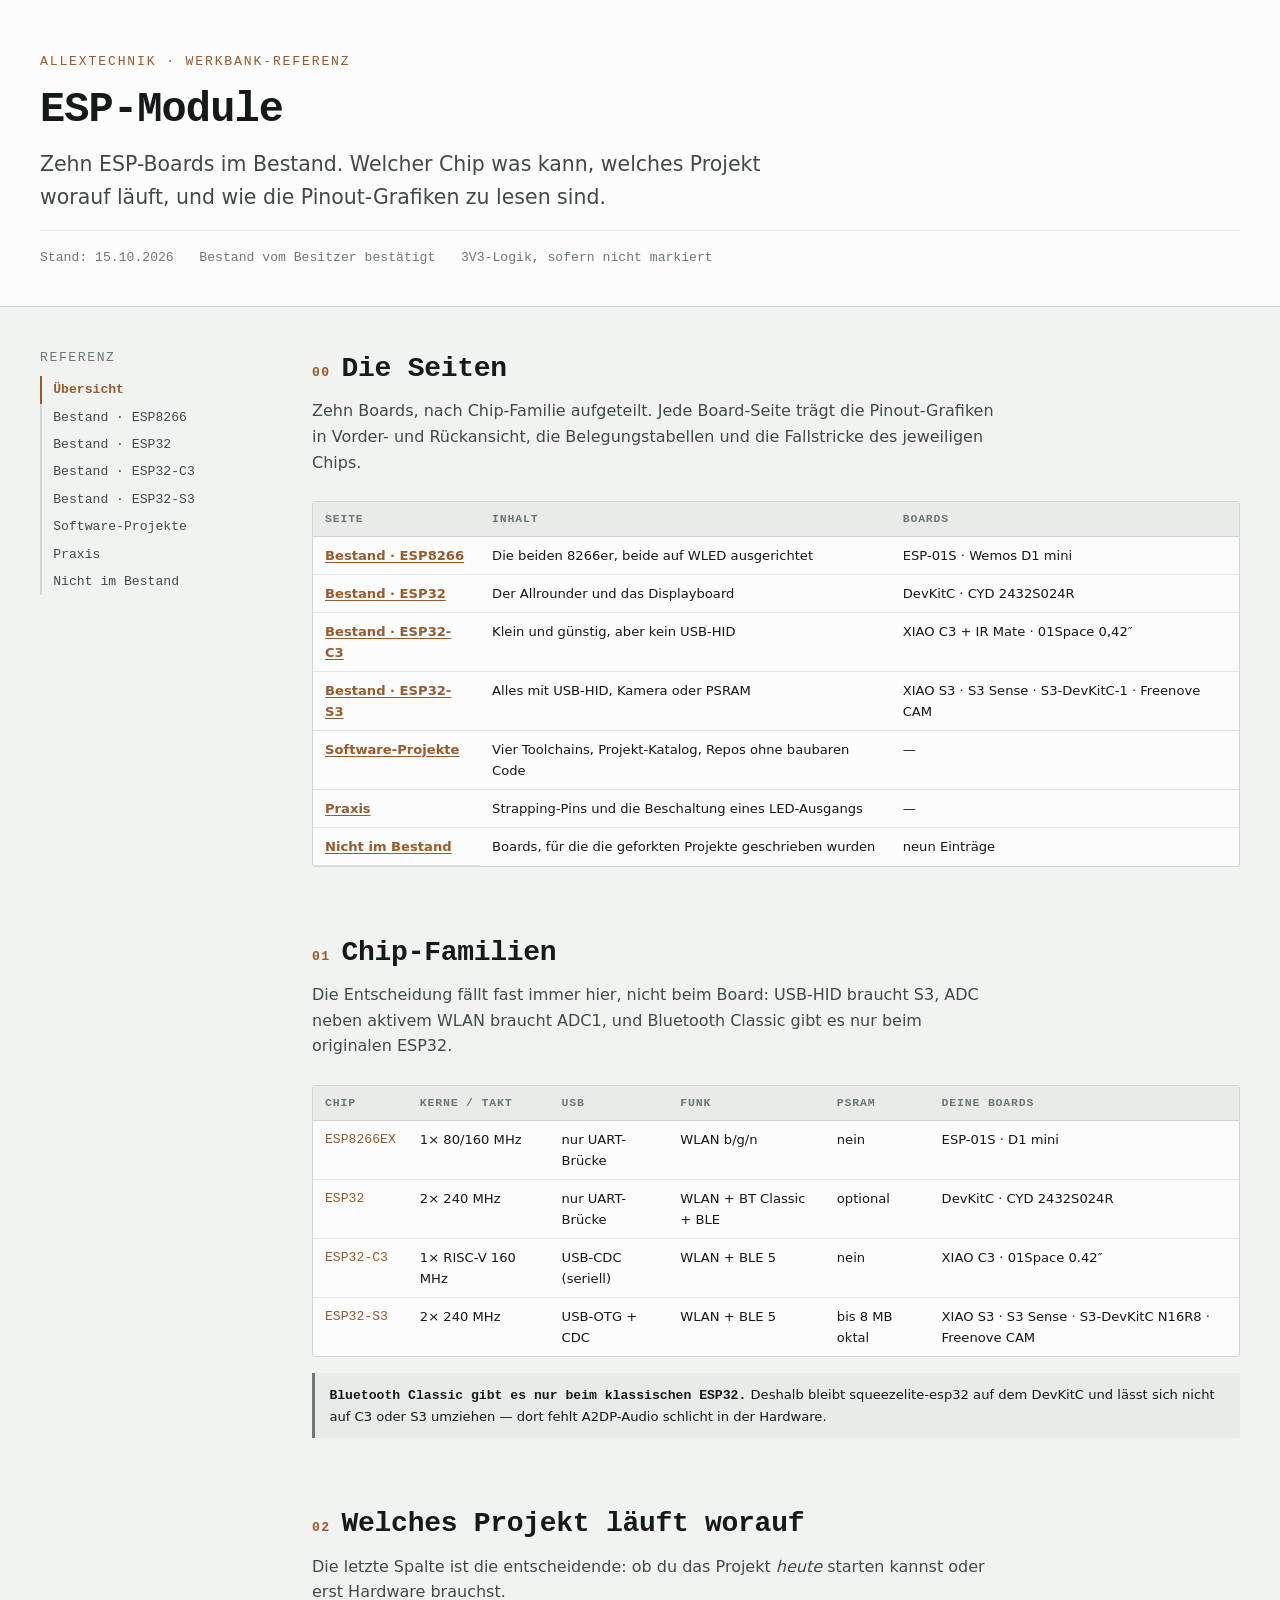
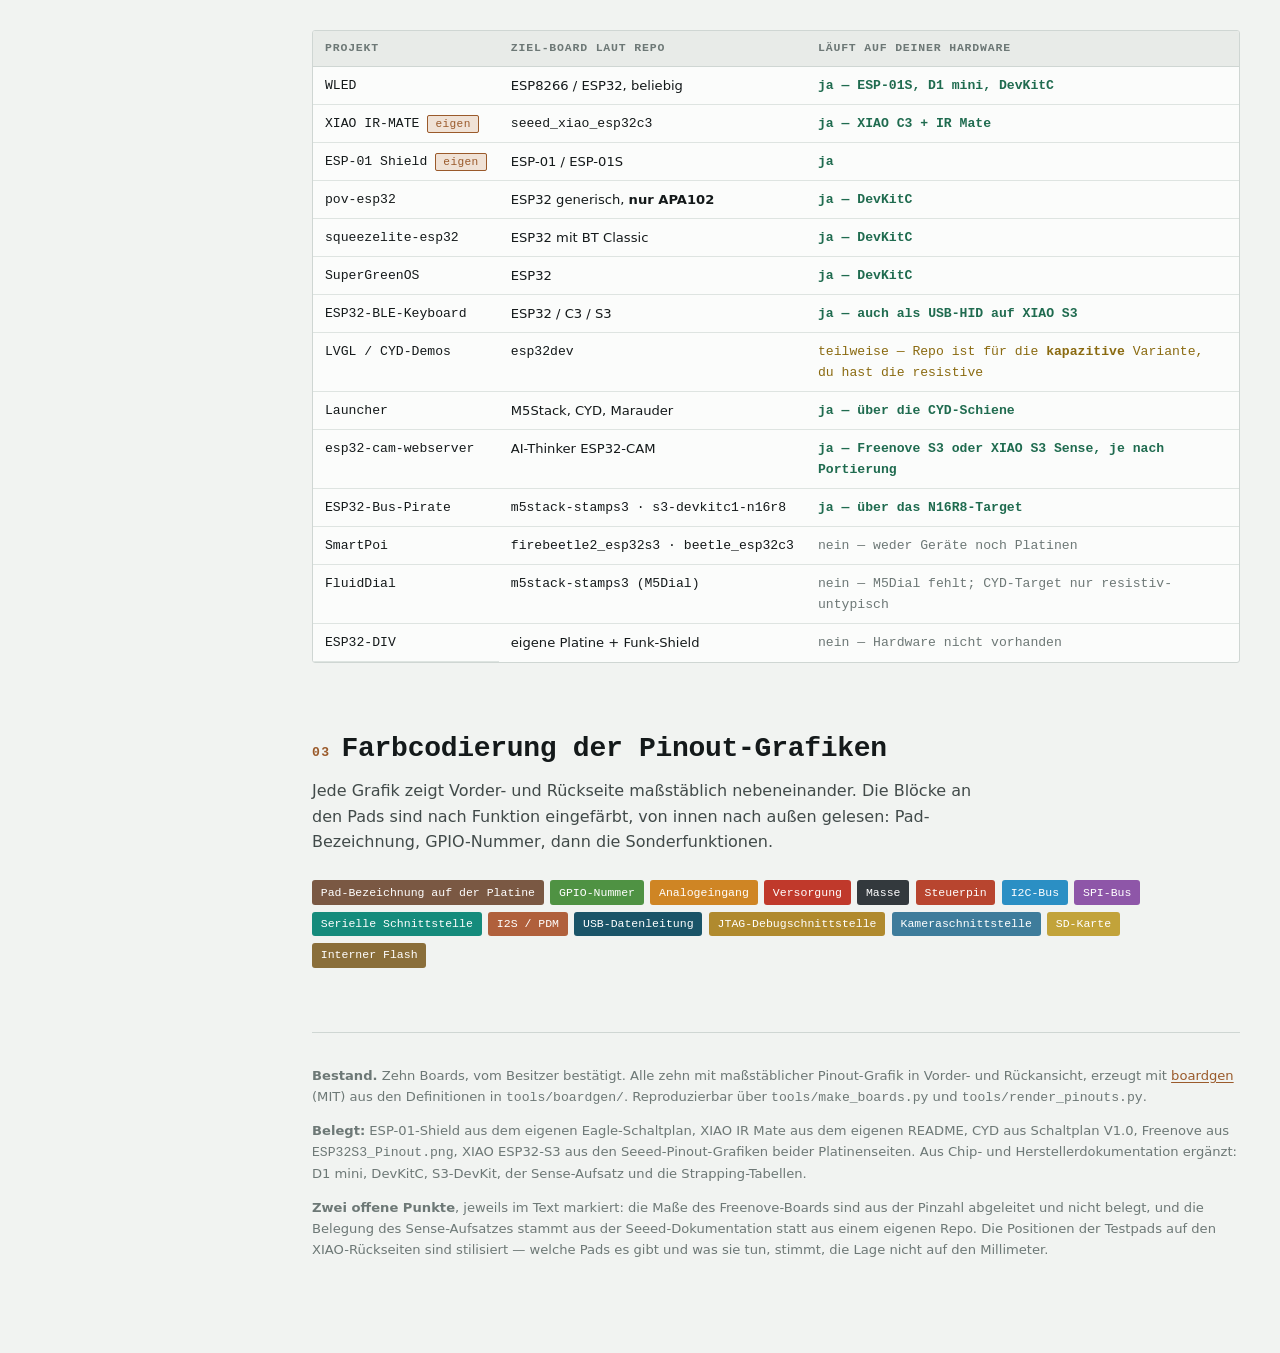
<file: index.html>
<!DOCTYPE html>
<html lang="de">
<head>
<meta charset="utf-8">
<meta name="viewport" content="width=device-width, initial-scale=1">
<meta name="description" content="Zehn ESP-Boards im Bestand. Welcher Chip was kann, welches Projekt worauf läuft, und wie die Pinout-Grafiken zu lesen sind.">
<meta name="color-scheme" content="light dark">
<title>Übersicht — ESP-Hardware-Referenz</title>
<link rel="stylesheet" href="assets/style.css">
</head>
<body>
<header class="masthead">
  <div class="masthead-inner">
    <div class="eyebrow">AllExTechnik · Werkbank-Referenz</div>
    <h1>ESP-Module</h1>
    <p class="lede">Zehn ESP-Boards im Bestand. Welcher Chip was kann, welches Projekt worauf läuft, und wie die Pinout-Grafiken zu lesen sind.</p>
    <div class="masthead-meta">
      <span>Stand: 15.10.2026</span>
      <span>Bestand vom Besitzer bestätigt</span>
      <span>3V3-Logik, sofern nicht markiert</span>
    </div>
  </div>
</header>

<div class="shell">
  <nav class="rail" aria-label="Seiten">
    <div class="rail-group">
      <div class="rail-title">Referenz</div>
      <a href="index.html" class="here">Übersicht</a>
      <a href="esp8266.html">Bestand · ESP8266</a>
      <a href="esp32.html">Bestand · ESP32</a>
      <a href="esp32c3.html">Bestand · ESP32-C3</a>
      <a href="esp32s3.html">Bestand · ESP32-S3</a>
      <a href="software.html">Software-Projekte</a>
      <a href="praxis.html">Praxis</a>
      <a href="referenz.html">Nicht im Bestand</a>
    </div>
  </nav>

  <main>

<section id="wegweiser">
      <h2><span class="num">00</span> Die Seiten</h2>
      <p class="section-note">Zehn Boards, nach Chip-Familie aufgeteilt. Jede Board-Seite trägt
      die Pinout-Grafiken in Vorder- und Rückansicht, die Belegungstabellen und die Fallstricke
      des jeweiligen Chips.</p>
      <div class="scroller">
        <table>
          <thead><tr><th>Seite</th><th>Inhalt</th><th>Boards</th></tr></thead>
          <tbody>
            <tr><th scope="row"><a href="esp8266.html">Bestand · ESP8266</a></th>
                <td>Die beiden 8266er, beide auf WLED ausgerichtet</td>
                <td>ESP-01S · Wemos D1 mini</td></tr>
            <tr><th scope="row"><a href="esp32.html">Bestand · ESP32</a></th>
                <td>Der Allrounder und das Displayboard</td>
                <td>DevKitC · CYD 2432S024R</td></tr>
            <tr><th scope="row"><a href="esp32c3.html">Bestand · ESP32-C3</a></th>
                <td>Klein und günstig, aber kein USB-HID</td>
                <td>XIAO C3 + IR Mate · 01Space 0,42″</td></tr>
            <tr><th scope="row"><a href="esp32s3.html">Bestand · ESP32-S3</a></th>
                <td>Alles mit USB-HID, Kamera oder PSRAM</td>
                <td>XIAO S3 · S3 Sense · S3-DevKitC-1 · Freenove CAM</td></tr>
            <tr><th scope="row"><a href="software.html">Software-Projekte</a></th>
                <td>Vier Toolchains, Projekt-Katalog, Repos ohne baubaren Code</td>
                <td>—</td></tr>
            <tr><th scope="row"><a href="praxis.html">Praxis</a></th>
                <td>Strapping-Pins und die Beschaltung eines LED-Ausgangs</td>
                <td>—</td></tr>
            <tr><th scope="row"><a href="referenz.html">Nicht im Bestand</a></th>
                <td>Boards, für die die geforkten Projekte geschrieben wurden</td>
                <td>neun Einträge</td></tr>
          </tbody>
        </table>
      </div>
    </section>

<section id="familien">
      <h2><span class="num">01</span> Chip-Familien</h2>
      <p class="section-note">Die Entscheidung fällt fast immer hier, nicht beim Board: USB-HID braucht S3, ADC neben aktivem WLAN braucht ADC1, und Bluetooth Classic gibt es nur beim originalen ESP32.</p>
      <div class="scroller">
        <table>
          <thead>
            <tr><th>Chip</th><th>Kerne / Takt</th><th>USB</th><th>Funk</th><th>PSRAM</th><th>Deine Boards</th></tr>
          </thead>
          <tbody>
            <tr>
              <td class="gpio">ESP8266EX</td><td>1× 80/160 MHz</td><td>nur UART-Brücke</td><td>WLAN b/g/n</td><td>nein</td>
              <td>ESP-01S · D1 mini</td>
            </tr>
            <tr>
              <td class="gpio">ESP32</td><td>2× 240 MHz</td><td>nur UART-Brücke</td><td>WLAN + BT Classic + BLE</td><td>optional</td>
              <td>DevKitC · CYD 2432S024R</td>
            </tr>
            <tr>
              <td class="gpio">ESP32-C3</td><td>1× RISC-V 160 MHz</td><td>USB-CDC (seriell)</td><td>WLAN + BLE 5</td><td>nein</td>
              <td>XIAO C3 · 01Space 0.42″</td>
            </tr>
            <tr>
              <td class="gpio">ESP32-S3</td><td>2× 240 MHz</td><td>USB-OTG + CDC</td><td>WLAN + BLE 5</td><td>bis 8 MB oktal</td>
              <td>XIAO S3 · S3 Sense · S3-DevKitC N16R8 · Freenove CAM</td>
            </tr>
          </tbody>
        </table>
      </div>
      <div class="note" style="margin-top:1rem">
        <p><strong>Bluetooth Classic gibt es nur beim klassischen ESP32.</strong> Deshalb bleibt squeezelite-esp32 auf dem DevKitC und lässt sich nicht auf C3 oder S3 umziehen — dort fehlt A2DP-Audio schlicht in der Hardware.</p>
      </div>
    </section>

    <!-- ══════════ MATRIX ══════════ -->

<section id="matrix">
      <h2><span class="num">02</span> Welches Projekt läuft worauf</h2>
      <p class="section-note">Die letzte Spalte ist die entscheidende: ob du das Projekt <em>heute</em> starten kannst oder erst Hardware brauchst.</p>
      <div class="scroller">
        <table class="matrix">
          <thead>
            <tr><th>Projekt</th><th>Ziel-Board laut Repo</th><th>Läuft auf deiner Hardware</th></tr>
          </thead>
          <tbody>
            <tr><th scope="row">WLED</th><td>ESP8266 / ESP32, beliebig</td><td class="hit">ja — ESP-01S, D1 mini, DevKitC</td></tr>
            <tr><th scope="row">XIAO IR-MATE <span class="chip own">eigen</span></th><td class="pin">seeed_xiao_esp32c3</td><td class="hit">ja — XIAO C3 + IR Mate</td></tr>
            <tr><th scope="row">ESP-01 Shield <span class="chip own">eigen</span></th><td>ESP-01 / ESP-01S</td><td class="hit">ja</td></tr>
            <tr><th scope="row">pov-esp32</th><td>ESP32 generisch, <strong>nur APA102</strong></td><td class="hit">ja — DevKitC</td></tr>
            <tr><th scope="row">squeezelite-esp32</th><td>ESP32 mit BT Classic</td><td class="hit">ja — DevKitC</td></tr>
            <tr><th scope="row">SuperGreenOS</th><td>ESP32</td><td class="hit">ja — DevKitC</td></tr>
            <tr><th scope="row">ESP32-BLE-Keyboard</th><td>ESP32 / C3 / S3</td><td class="hit">ja — auch als <strong>USB-HID</strong> auf XIAO S3</td></tr>
            <tr><th scope="row">LVGL / CYD-Demos</th><td class="pin">esp32dev</td><td class="warnrow">teilweise — Repo ist für die <strong>kapazitive</strong> Variante, du hast die resistive</td></tr>
            <tr><th scope="row">Launcher</th><td>M5Stack, CYD, Marauder</td><td class="hit">ja — über die CYD-Schiene</td></tr>
            <tr><th scope="row">esp32-cam-webserver</th><td>AI-Thinker ESP32-CAM</td><td class="hit">ja — Freenove S3 oder XIAO S3 Sense, je nach Portierung</td></tr>
            <tr><th scope="row">ESP32-Bus-Pirate</th><td class="pin">m5stack-stamps3 · s3-devkitc1-n16r8</td><td class="hit">ja — über das N16R8-Target</td></tr>
            <tr><th scope="row">SmartPoi</th><td class="pin">firebeetle2_esp32s3 · beetle_esp32c3</td><td class="miss">nein — weder Geräte noch Platinen</td></tr>
            <tr><th scope="row">FluidDial</th><td class="pin">m5stack-stamps3 (M5Dial)</td><td class="miss">nein — M5Dial fehlt; CYD-Target nur resistiv-untypisch</td></tr>
            <tr><th scope="row">ESP32-DIV</th><td>eigene Platine + Funk-Shield</td><td class="miss">nein — Hardware nicht vorhanden</td></tr>
          </tbody>
        </table>
      </div>
    </section>

<section id="legende">
      <h2><span class="num">03</span> Farbcodierung der Pinout-Grafiken</h2>
      <p class="section-note">Jede Grafik zeigt Vorder- und Rückseite maßstäblich nebeneinander.
      Die Blöcke an den Pads sind nach Funktion eingefärbt, von innen nach außen gelesen:
      Pad-Bezeichnung, GPIO-Nummer, dann die Sonderfunktionen.</p>
      <div class="rolelegend"><span class="rolechip" style="background:#7A5843">Pad-Bezeichnung auf der Platine</span><span class="rolechip" style="background:#4F9243">GPIO-Nummer</span><span class="rolechip" style="background:#CF8524">Analogeingang</span><span class="rolechip" style="background:#C0392B">Versorgung</span><span class="rolechip" style="background:#33393D">Masse</span><span class="rolechip" style="background:#B8452F">Steuerpin</span><span class="rolechip" style="background:#2B8FC4">I2C-Bus</span><span class="rolechip" style="background:#8E56A8">SPI-Bus</span><span class="rolechip" style="background:#158B7C">Serielle Schnittstelle</span><span class="rolechip" style="background:#B0603C">I2S / PDM</span><span class="rolechip" style="background:#1A5468">USB-Datenleitung</span><span class="rolechip" style="background:#B08A2E">JTAG-Debugschnittstelle</span><span class="rolechip" style="background:#3E7C9B">Kameraschnittstelle</span><span class="rolechip" style="background:#C2A33A">SD-Karte</span><span class="rolechip" style="background:#8A6E3A">Interner Flash</span></div>
    </section>

    <!-- ══════════ BESTAND · ESP8266 ══════════ -->
    <footer>
      <p><strong>Bestand.</strong> Zehn Boards, vom Besitzer bestätigt. Alle zehn mit maßstäblicher Pinout-Grafik in Vorder- und Rückansicht, erzeugt mit <a href="https://github.com/kuba2k2/boardgen">boardgen</a> (MIT) aus den Definitionen in <code>tools/boardgen/</code>. Reproduzierbar über <code>tools/make_boards.py</code> und <code>tools/render_pinouts.py</code>.</p>
      <p style="margin-top:0.8rem"><strong>Belegt:</strong> ESP-01-Shield aus dem eigenen Eagle-Schaltplan, XIAO IR Mate aus dem eigenen README, CYD aus Schaltplan V1.0, Freenove aus <code>ESP32S3_Pinout.png</code>, XIAO ESP32-S3 aus den Seeed-Pinout-Grafiken beider Platinenseiten. Aus Chip- und Herstellerdokumentation ergänzt: D1&nbsp;mini, DevKitC, S3-DevKit, der Sense-Aufsatz und die Strapping-Tabellen.</p>
      <p style="margin-top:0.8rem"><strong>Zwei offene Punkte</strong>, jeweils im Text markiert: die Ma&szlig;e des Freenove-Boards sind aus der Pinzahl abgeleitet und nicht belegt, und die Belegung des Sense-Aufsatzes stammt aus der Seeed-Dokumentation statt aus einem eigenen Repo. Die Positionen der Testpads auf den XIAO-R&uuml;ckseiten sind stilisiert &mdash; welche Pads es gibt und was sie tun, stimmt, die Lage nicht auf den Millimeter.</p>
    </footer>

  </main>
</div>
</body>
</html>
</file>
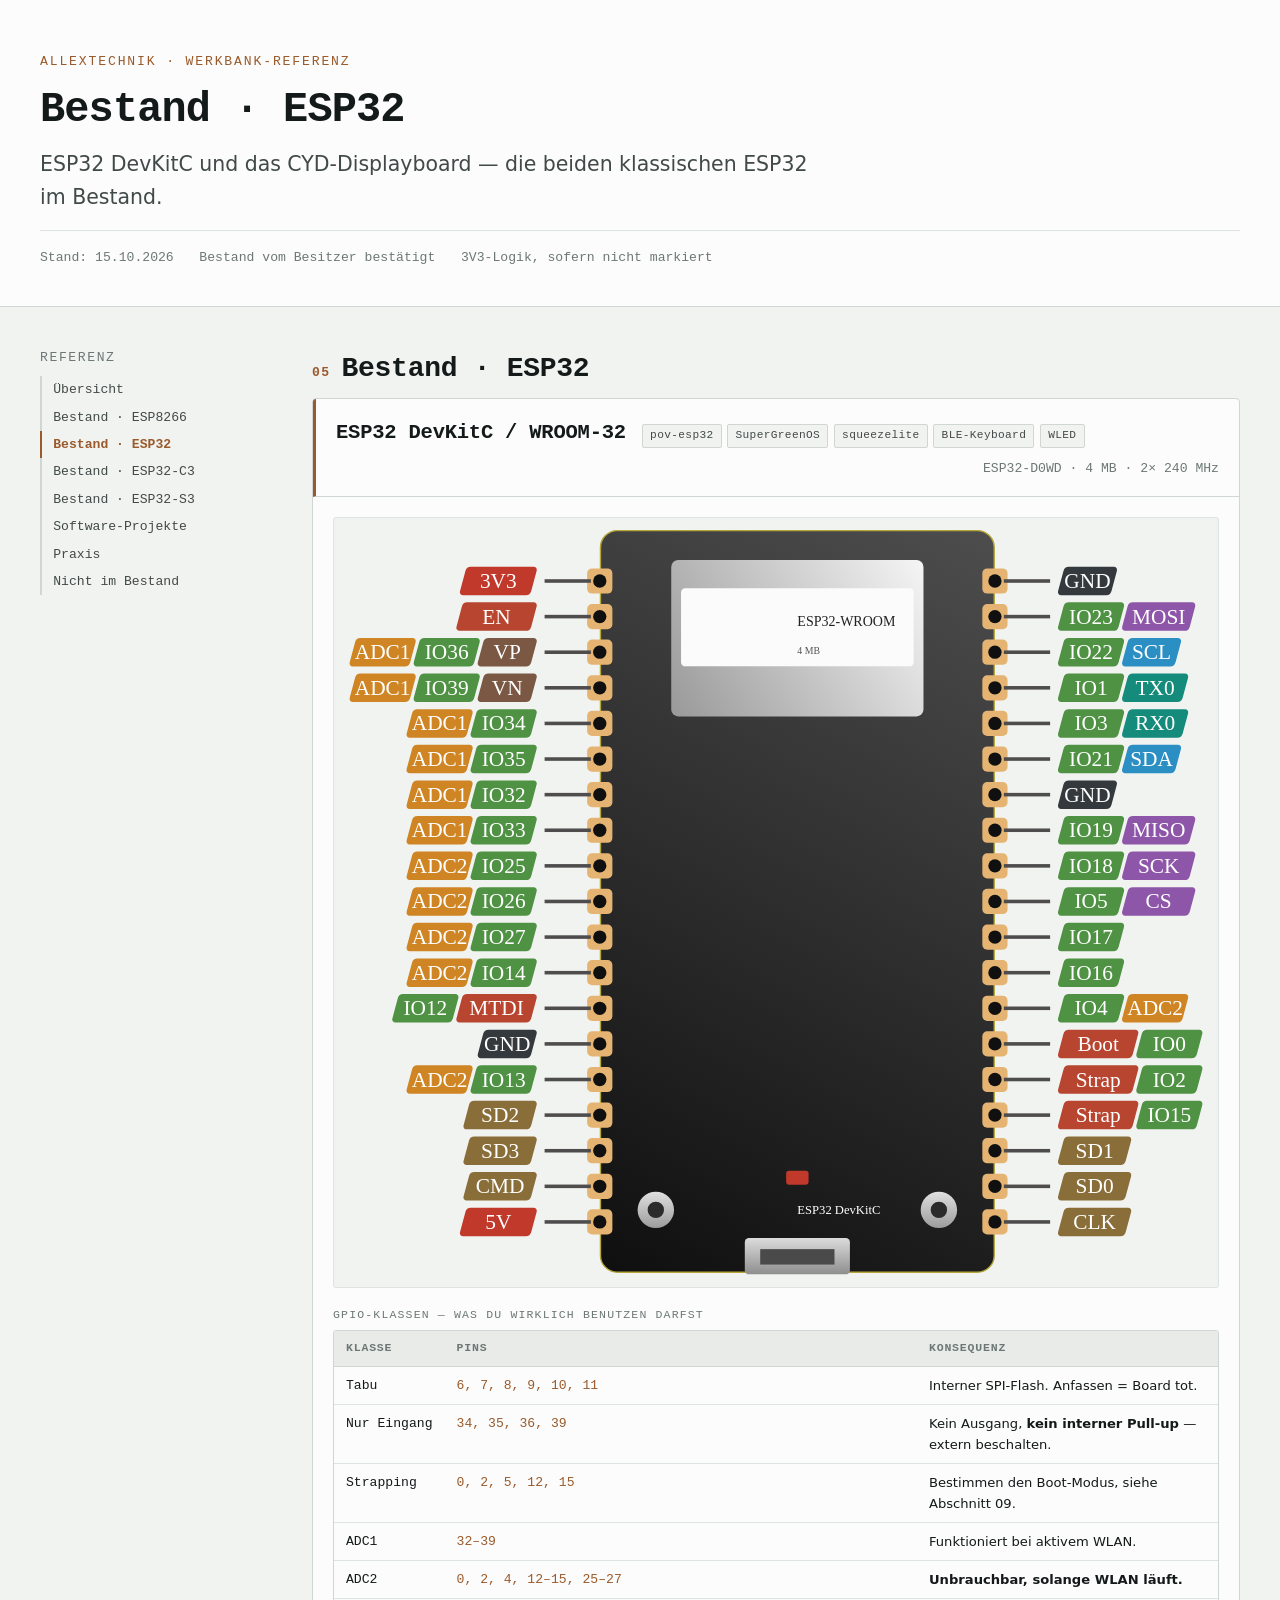
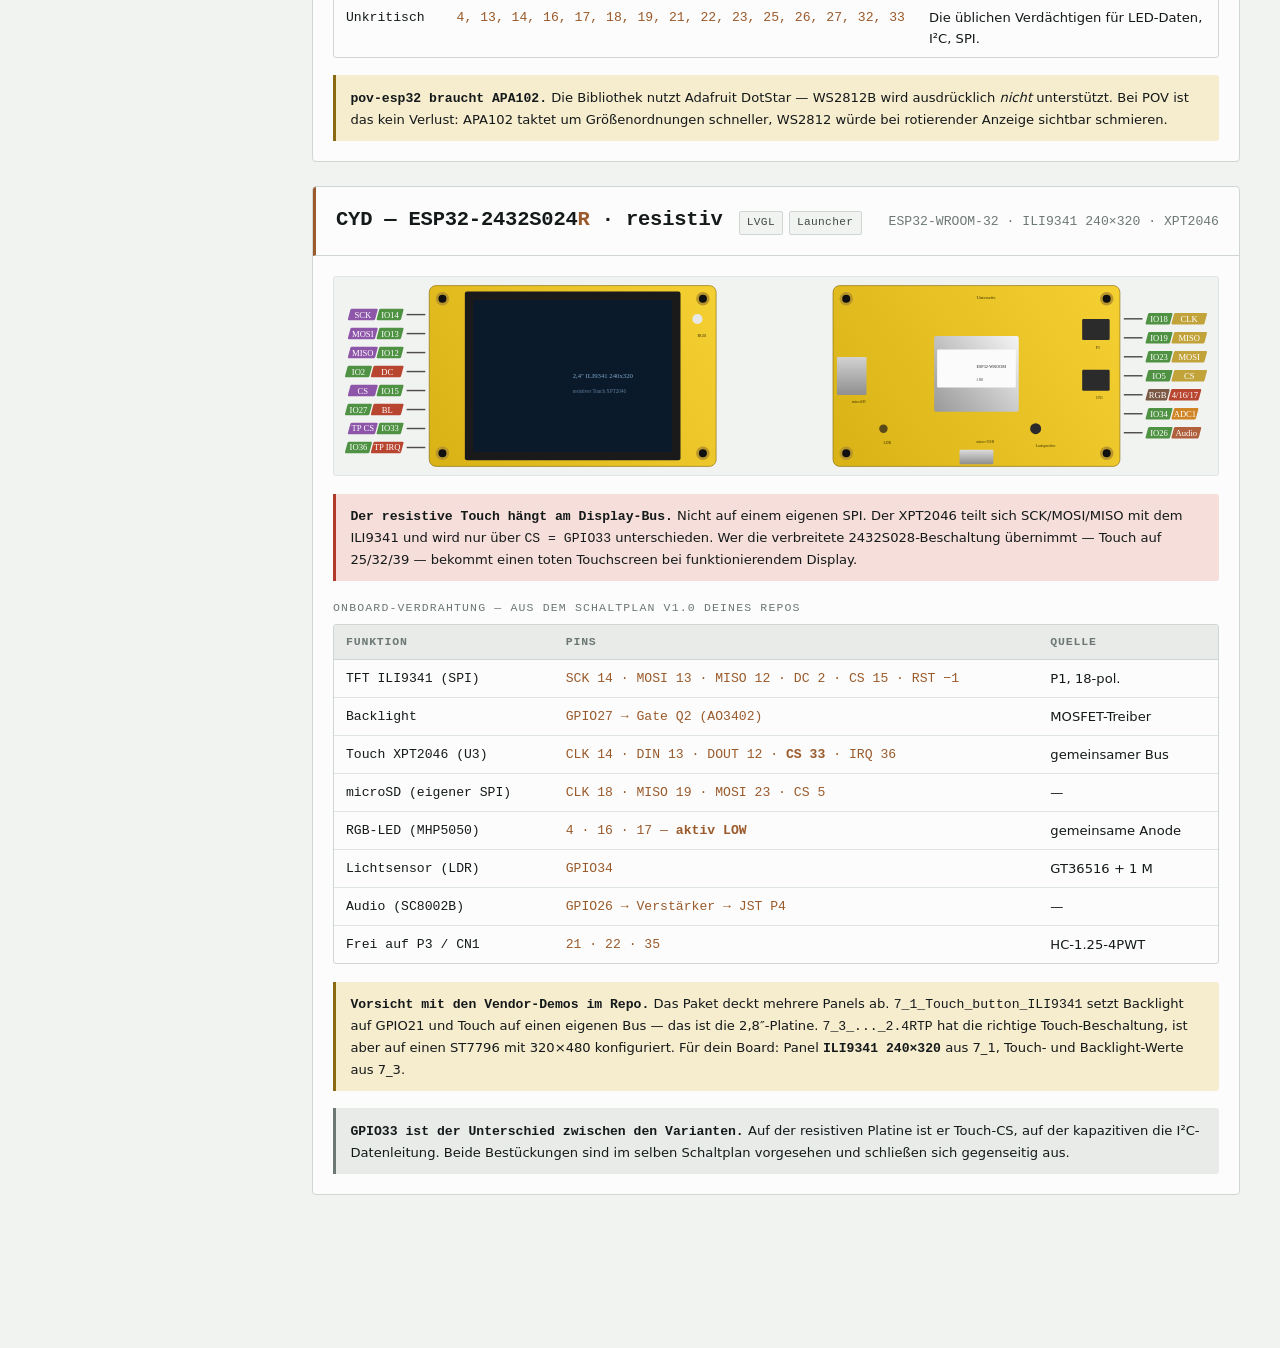
<file: esp32.html>
<!DOCTYPE html>
<html lang="de">
<head>
<meta charset="utf-8">
<meta name="viewport" content="width=device-width, initial-scale=1">
<meta name="description" content="ESP32 DevKitC und das CYD-Displayboard — die beiden klassischen ESP32 im Bestand.">
<meta name="color-scheme" content="light dark">
<title>Bestand · ESP32 — ESP-Hardware-Referenz</title>
<link rel="stylesheet" href="assets/style.css">
</head>
<body>
<header class="masthead">
  <div class="masthead-inner">
    <div class="eyebrow">AllExTechnik · Werkbank-Referenz</div>
    <h1>Bestand · ESP32</h1>
    <p class="lede">ESP32 DevKitC und das CYD-Displayboard — die beiden klassischen ESP32 im Bestand.</p>
    <div class="masthead-meta">
      <span>Stand: 15.10.2026</span>
      <span>Bestand vom Besitzer bestätigt</span>
      <span>3V3-Logik, sofern nicht markiert</span>
    </div>
  </div>
</header>

<div class="shell">
  <nav class="rail" aria-label="Seiten">
    <div class="rail-group">
      <div class="rail-title">Referenz</div>
      <a href="index.html">Übersicht</a>
      <a href="esp8266.html">Bestand · ESP8266</a>
      <a href="esp32.html" class="here">Bestand · ESP32</a>
      <a href="esp32c3.html">Bestand · ESP32-C3</a>
      <a href="esp32s3.html">Bestand · ESP32-S3</a>
      <a href="software.html">Software-Projekte</a>
      <a href="praxis.html">Praxis</a>
      <a href="referenz.html">Nicht im Bestand</a>
    </div>
  </nav>

  <main>

<section id="b32">
      <h2><span class="num">05</span> Bestand · ESP32</h2>

      <article class="board" id="devkit">
        <div class="board-head">
          <h3>ESP32 DevKitC / WROOM-32</h3>
          <div class="chips"><span class="chip">pov-esp32</span><span class="chip">SuperGreenOS</span><span class="chip">squeezelite</span><span class="chip">BLE-Keyboard</span><span class="chip">WLED</span></div>
          <div class="spec">ESP32-D0WD · 4 MB · 2× 240 MHz</div>
        </div>
        <div class="board-body">

          <div class="pinout"><img src="assets/pinouts/esp32_devkitc.svg" alt="Pinout ESP32 DevKitC" loading="lazy"></div>

          <div class="field">
            <div class="field-label">GPIO-Klassen — was du wirklich benutzen darfst</div>
            <div class="scroller">
              <table>
                <thead><tr><th>Klasse</th><th>Pins</th><th>Konsequenz</th></tr></thead>
                <tbody>
                  <tr><td class="pin">Tabu</td><td class="gpio">6, 7, 8, 9, 10, 11</td><td>Interner SPI-Flash. Anfassen = Board tot.</td></tr>
                  <tr><td class="pin">Nur Eingang</td><td class="gpio">34, 35, 36, 39</td><td>Kein Ausgang, <strong>kein interner Pull-up</strong> — extern beschalten.</td></tr>
                  <tr><td class="pin">Strapping</td><td class="gpio">0, 2, 5, 12, 15</td><td>Bestimmen den Boot-Modus, siehe Abschnitt 09.</td></tr>
                  <tr><td class="pin">ADC1</td><td class="gpio">32–39</td><td>Funktioniert bei aktivem WLAN.</td></tr>
                  <tr><td class="pin">ADC2</td><td class="gpio">0, 2, 4, 12–15, 25–27</td><td><strong>Unbrauchbar, solange WLAN läuft.</strong></td></tr>
                  <tr><td class="pin">Unkritisch</td><td class="gpio">4, 13, 14, 16, 17, 18, 19, 21, 22, 23, 25, 26, 27, 32, 33</td><td>Die üblichen Verdächtigen für LED-Daten, I²C, SPI.</td></tr>
                </tbody>
              </table>
            </div>
          </div>
          <div class="note caution">
            <p><strong>pov-esp32 braucht APA102.</strong> Die Bibliothek nutzt Adafruit DotStar — WS2812B wird ausdrücklich <em>nicht</em> unterstützt. Bei POV ist das kein Verlust: APA102 taktet um Größenordnungen schneller, WS2812 würde bei rotierender Anzeige sichtbar schmieren.</p>
          </div>
        </div>
      </article>

      <article class="board" id="cyd">
        <div class="board-head">
          <h3>CYD — ESP32-2432S024<span style="color:var(--copper)">R</span> · resistiv</h3>
          <div class="chips"><span class="chip">LVGL</span><span class="chip">Launcher</span></div>
          <div class="spec">ESP32-WROOM-32 · ILI9341 240×320 · XPT2046</div>
        </div>
        <div class="board-body">

          <div class="pinout"><img src="assets/pinouts/cyd_2432s024r.svg" alt="Pinout CYD ESP32-2432S024R, Vorder- und Rückseite" loading="lazy"></div>


          <div class="note danger">
            <p><strong>Der resistive Touch hängt am Display-Bus.</strong> Nicht auf einem eigenen SPI. Der XPT2046 teilt sich SCK/MOSI/MISO mit dem ILI9341 und wird nur über <code>CS = GPIO33</code> unterschieden. Wer die verbreitete 2432S028-Beschaltung übernimmt — Touch auf 25/32/39 — bekommt einen toten Touchscreen bei funktionierendem Display.</p>
          </div>

          <div class="field">
            <div class="field-label">Onboard-Verdrahtung — aus dem Schaltplan V1.0 deines Repos</div>
            <div class="scroller">
              <table>
                <thead><tr><th>Funktion</th><th>Pins</th><th>Quelle</th></tr></thead>
                <tbody>
                  <tr><td class="pin">TFT ILI9341 (SPI)</td><td class="gpio">SCK 14 · MOSI 13 · MISO 12 · DC 2 · CS 15 · RST −1</td><td>P1, 18-pol.</td></tr>
                  <tr><td class="pin">Backlight</td><td class="gpio">GPIO27 → Gate Q2 (AO3402)</td><td>MOSFET-Treiber</td></tr>
                  <tr><td class="pin">Touch XPT2046 (U3)</td><td class="gpio">CLK 14 · DIN 13 · DOUT 12 · <strong>CS 33</strong> · IRQ 36</td><td>gemeinsamer Bus</td></tr>
                  <tr><td class="pin">microSD (eigener SPI)</td><td class="gpio">CLK 18 · MISO 19 · MOSI 23 · CS 5</td><td>—</td></tr>
                  <tr><td class="pin">RGB-LED (MHP5050)</td><td class="gpio">4 · 16 · 17 — <strong>aktiv LOW</strong></td><td>gemeinsame Anode</td></tr>
                  <tr><td class="pin">Lichtsensor (LDR)</td><td class="gpio">GPIO34</td><td>GT36516 + 1 M</td></tr>
                  <tr><td class="pin">Audio (SC8002B)</td><td class="gpio">GPIO26 → Verstärker → JST P4</td><td>—</td></tr>
                  <tr><td class="pin">Frei auf P3 / CN1</td><td class="gpio">21 · 22 · 35</td><td>HC-1.25-4PWT</td></tr>
                </tbody>
              </table>
            </div>
          </div>

          <div class="note caution">
            <p><strong>Vorsicht mit den Vendor-Demos im Repo.</strong> Das Paket deckt mehrere Panels ab. <code>7_1_Touch_button_ILI9341</code> setzt Backlight auf GPIO21 und Touch auf einen eigenen Bus — das ist die 2,8″-Platine. <code>7_3_..._2.4RTP</code> hat die richtige Touch-Beschaltung, ist aber auf einen ST7796 mit 320×480 konfiguriert. Für dein Board: Panel <strong>ILI9341 240×320</strong> aus 7_1, Touch- und Backlight-Werte aus 7_3.</p>
          </div>

          <div class="note">
            <p><strong>GPIO33 ist der Unterschied zwischen den Varianten.</strong> Auf der resistiven Platine ist er Touch-CS, auf der kapazitiven die I²C-Datenleitung. Beide Bestückungen sind im selben Schaltplan vorgesehen und schließen sich gegenseitig aus.</p>
          </div>
        </div>
      </article>
    </section>

    <!-- ══════════ BESTAND · C3 ══════════ -->

  </main>
</div>
</body>
</html>
</file>
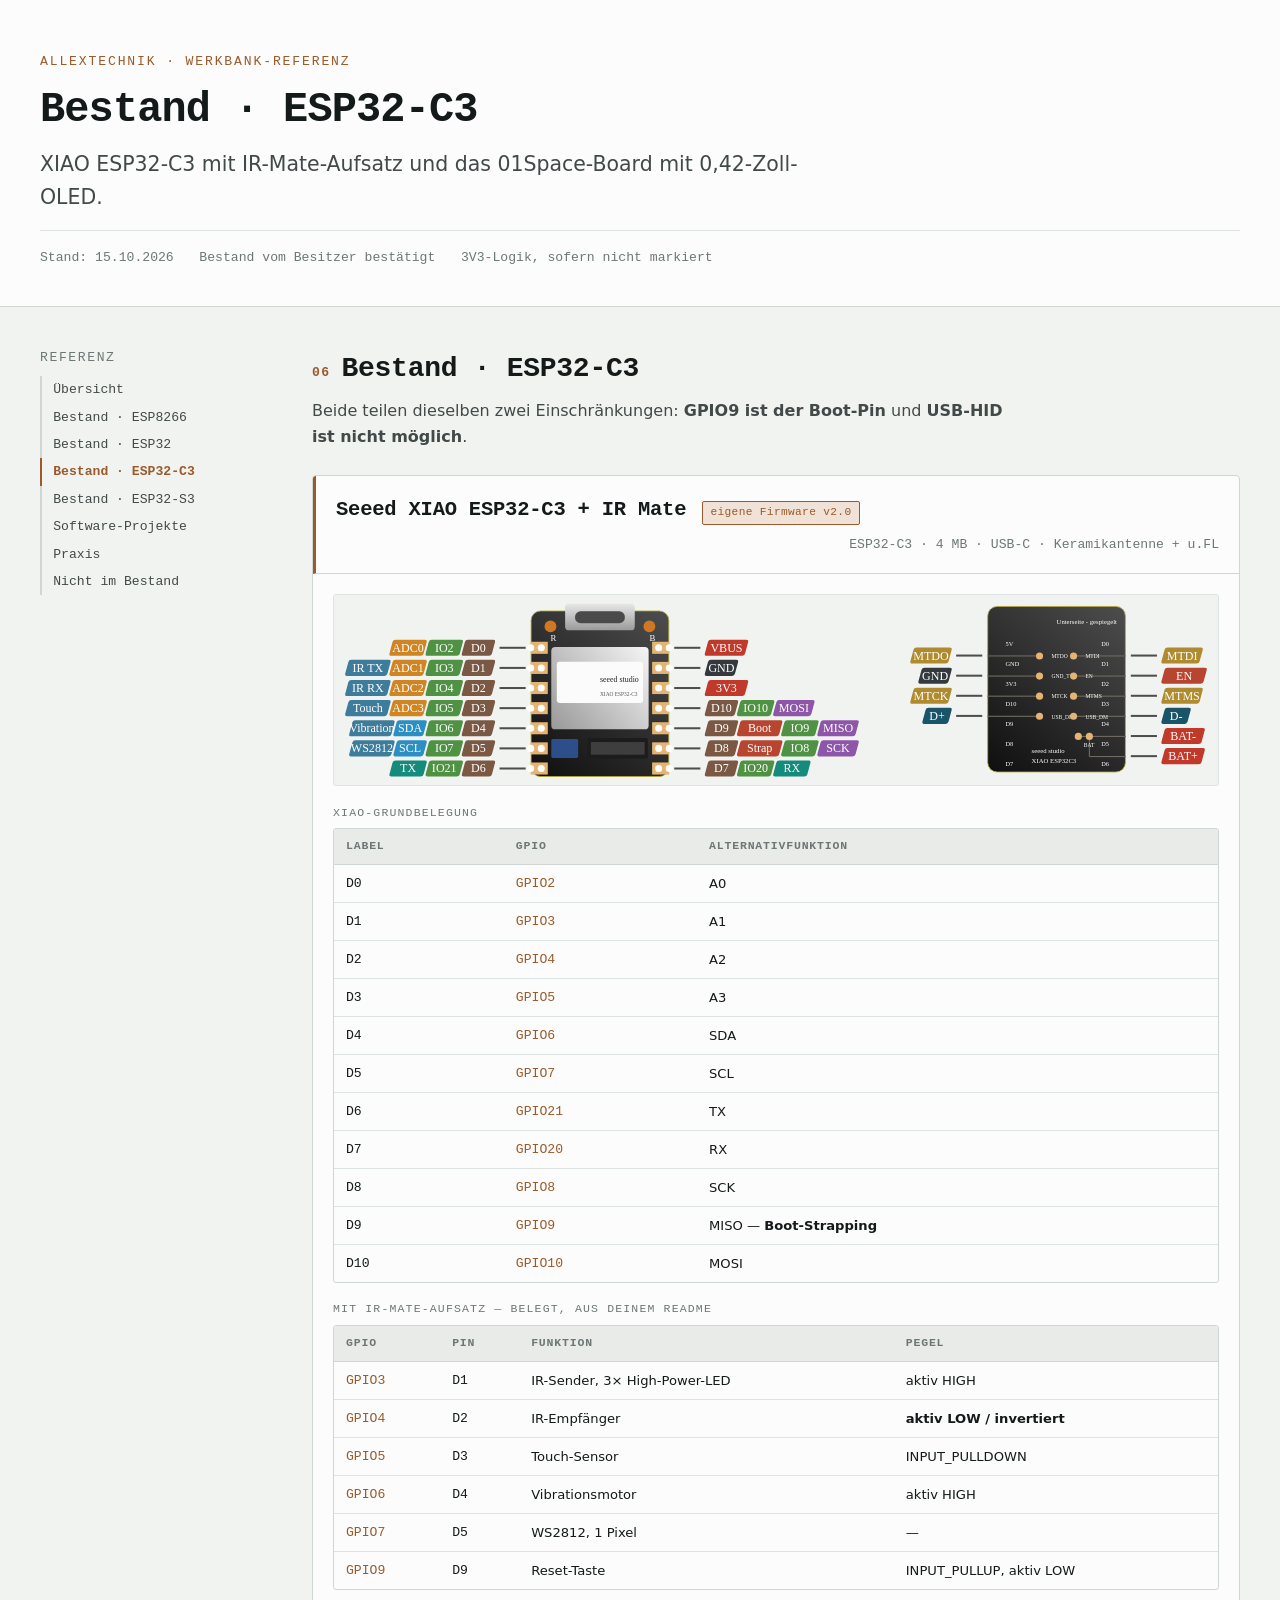
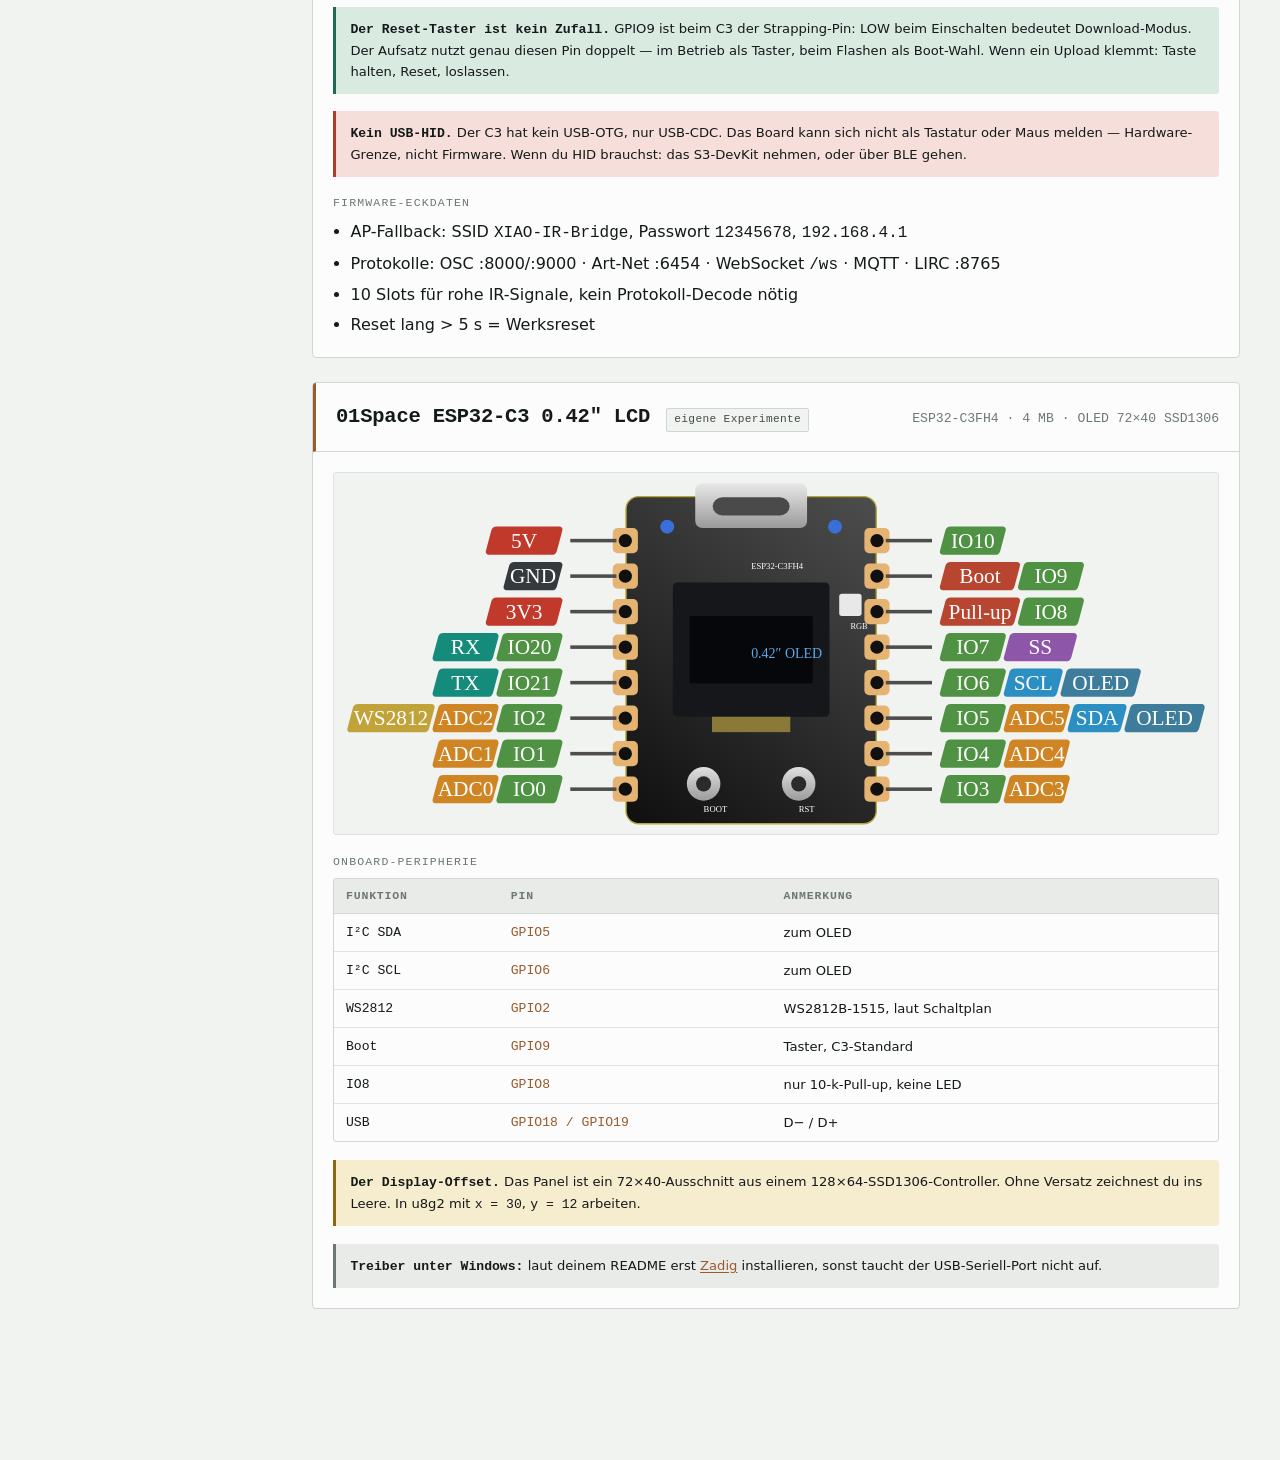
<file: esp32c3.html>
<!DOCTYPE html>
<html lang="de">
<head>
<meta charset="utf-8">
<meta name="viewport" content="width=device-width, initial-scale=1">
<meta name="description" content="XIAO ESP32-C3 mit IR-Mate-Aufsatz und das 01Space-Board mit 0,42-Zoll-OLED.">
<meta name="color-scheme" content="light dark">
<title>Bestand · ESP32-C3 — ESP-Hardware-Referenz</title>
<link rel="stylesheet" href="assets/style.css">
</head>
<body>
<header class="masthead">
  <div class="masthead-inner">
    <div class="eyebrow">AllExTechnik · Werkbank-Referenz</div>
    <h1>Bestand · ESP32-C3</h1>
    <p class="lede">XIAO ESP32-C3 mit IR-Mate-Aufsatz und das 01Space-Board mit 0,42-Zoll-OLED.</p>
    <div class="masthead-meta">
      <span>Stand: 15.10.2026</span>
      <span>Bestand vom Besitzer bestätigt</span>
      <span>3V3-Logik, sofern nicht markiert</span>
    </div>
  </div>
</header>

<div class="shell">
  <nav class="rail" aria-label="Seiten">
    <div class="rail-group">
      <div class="rail-title">Referenz</div>
      <a href="index.html">Übersicht</a>
      <a href="esp8266.html">Bestand · ESP8266</a>
      <a href="esp32.html">Bestand · ESP32</a>
      <a href="esp32c3.html" class="here">Bestand · ESP32-C3</a>
      <a href="esp32s3.html">Bestand · ESP32-S3</a>
      <a href="software.html">Software-Projekte</a>
      <a href="praxis.html">Praxis</a>
      <a href="referenz.html">Nicht im Bestand</a>
    </div>
  </nav>

  <main>

<section id="bc3">
      <h2><span class="num">06</span> Bestand · ESP32-C3</h2>
      <p class="section-note">Beide teilen dieselben zwei Einschränkungen: <strong>GPIO9 ist der Boot-Pin</strong> und <strong>USB-HID ist nicht möglich</strong>.</p>

      <article class="board" id="xiaoc3">
        <div class="board-head">
          <h3>Seeed XIAO ESP32-C3 + IR Mate</h3>
          <div class="chips"><span class="chip own">eigene Firmware v2.0</span></div>
          <div class="spec">ESP32-C3 · 4 MB · USB-C · Keramikantenne + u.FL</div>
        </div>
        <div class="board-body">

          <div class="pinout"><img src="assets/pinouts/xiao_esp32c3.svg" alt="Pinout XIAO ESP32-C3, Vorder- und Rückseite" loading="lazy"></div>


          <div class="field">
            <div class="field-label">XIAO-Grundbelegung</div>
            <div class="scroller">
              <table>
                <thead><tr><th>Label</th><th>GPIO</th><th>Alternativfunktion</th></tr></thead>
                <tbody>
                  <tr><td class="pin">D0</td><td class="gpio">GPIO2</td><td>A0</td></tr>
                  <tr><td class="pin">D1</td><td class="gpio">GPIO3</td><td>A1</td></tr>
                  <tr><td class="pin">D2</td><td class="gpio">GPIO4</td><td>A2</td></tr>
                  <tr><td class="pin">D3</td><td class="gpio">GPIO5</td><td>A3</td></tr>
                  <tr><td class="pin">D4</td><td class="gpio">GPIO6</td><td>SDA</td></tr>
                  <tr><td class="pin">D5</td><td class="gpio">GPIO7</td><td>SCL</td></tr>
                  <tr><td class="pin">D6</td><td class="gpio">GPIO21</td><td>TX</td></tr>
                  <tr><td class="pin">D7</td><td class="gpio">GPIO20</td><td>RX</td></tr>
                  <tr><td class="pin">D8</td><td class="gpio">GPIO8</td><td>SCK</td></tr>
                  <tr><td class="pin">D9</td><td class="gpio">GPIO9</td><td>MISO — <strong>Boot-Strapping</strong></td></tr>
                  <tr><td class="pin">D10</td><td class="gpio">GPIO10</td><td>MOSI</td></tr>
                </tbody>
              </table>
            </div>
          </div>

          <div class="field">
            <div class="field-label">Mit IR-Mate-Aufsatz — belegt, aus deinem README</div>
            <div class="scroller">
              <table>
                <thead><tr><th>GPIO</th><th>Pin</th><th>Funktion</th><th>Pegel</th></tr></thead>
                <tbody>
                  <tr><td class="gpio">GPIO3</td><td class="pin">D1</td><td>IR-Sender, 3× High-Power-LED</td><td>aktiv HIGH</td></tr>
                  <tr><td class="gpio">GPIO4</td><td class="pin">D2</td><td>IR-Empfänger</td><td><strong>aktiv LOW / invertiert</strong></td></tr>
                  <tr><td class="gpio">GPIO5</td><td class="pin">D3</td><td>Touch-Sensor</td><td>INPUT_PULLDOWN</td></tr>
                  <tr><td class="gpio">GPIO6</td><td class="pin">D4</td><td>Vibrationsmotor</td><td>aktiv HIGH</td></tr>
                  <tr><td class="gpio">GPIO7</td><td class="pin">D5</td><td>WS2812, 1 Pixel</td><td>—</td></tr>
                  <tr><td class="gpio">GPIO9</td><td class="pin">D9</td><td>Reset-Taste</td><td>INPUT_PULLUP, aktiv LOW</td></tr>
                </tbody>
              </table>
            </div>
          </div>

          <div class="note good">
            <p><strong>Der Reset-Taster ist kein Zufall.</strong> GPIO9 ist beim C3 der Strapping-Pin: LOW beim Einschalten bedeutet Download-Modus. Der Aufsatz nutzt genau diesen Pin doppelt — im Betrieb als Taster, beim Flashen als Boot-Wahl. Wenn ein Upload klemmt: Taste halten, Reset, loslassen.</p>
          </div>

          <div class="note danger">
            <p><strong>Kein USB-HID.</strong> Der C3 hat kein USB-OTG, nur USB-CDC. Das Board kann sich nicht als Tastatur oder Maus melden — Hardware-Grenze, nicht Firmware. Wenn du HID brauchst: das S3-DevKit nehmen, oder über BLE gehen.</p>
          </div>

          <div class="field">
            <div class="field-label">Firmware-Eckdaten</div>
            <ul>
              <li>AP-Fallback: SSID <code>XIAO-IR-Bridge</code>, Passwort <code>12345678</code>, <code>192.168.4.1</code></li>
              <li>Protokolle: OSC :8000/:9000 · Art-Net :6454 · WebSocket <code>/ws</code> · MQTT · LIRC :8765</li>
              <li>10 Slots für rohe IR-Signale, kein Protokoll-Decode nötig</li>
              <li>Reset lang &gt; 5 s = Werksreset</li>
            </ul>
          </div>
        </div>
      </article>

      <article class="board" id="c3lcd">
        <div class="board-head">
          <h3>01Space ESP32-C3 0.42″ LCD</h3>
          <div class="chips"><span class="chip">eigene Experimente</span></div>
          <div class="spec">ESP32-C3FH4 · 4 MB · OLED 72×40 SSD1306</div>
        </div>
        <div class="board-body">

          <div class="pinout"><img src="assets/pinouts/esp32c3_042lcd.svg" alt="Pinout 01Space ESP32-C3-0.42LCD" loading="lazy"></div>

          <div class="field">
            <div class="field-label">Onboard-Peripherie</div>
            <div class="scroller">
              <table>
                <thead><tr><th>Funktion</th><th>Pin</th><th>Anmerkung</th></tr></thead>
                <tbody>
                  <tr><td class="pin">I²C SDA</td><td class="gpio">GPIO5</td><td>zum OLED</td></tr>
                  <tr><td class="pin">I²C SCL</td><td class="gpio">GPIO6</td><td>zum OLED</td></tr>
                  <tr><td class="pin">WS2812</td><td class="gpio">GPIO2</td><td>WS2812B-1515, laut Schaltplan</td></tr>
                  <tr><td class="pin">Boot</td><td class="gpio">GPIO9</td><td>Taster, C3-Standard</td></tr>
                  <tr><td class="pin">IO8</td><td class="gpio">GPIO8</td><td>nur 10-k-Pull-up, keine LED</td></tr>
                  <tr><td class="pin">USB</td><td class="gpio">GPIO18 / GPIO19</td><td>D&minus; / D+</td></tr>
                </tbody>
              </table>
            </div>
          </div>
          <div class="note caution">
            <p><strong>Der Display-Offset.</strong> Das Panel ist ein 72×40-Ausschnitt aus einem 128×64-SSD1306-Controller. Ohne Versatz zeichnest du ins Leere. In u8g2 mit <code>x = 30</code>, <code>y = 12</code> arbeiten.</p>
          </div>
          <div class="note">
            <p><strong>Treiber unter Windows:</strong> laut deinem README erst <a href="https://zadig.akeo.ie/">Zadig</a> installieren, sonst taucht der USB-Seriell-Port nicht auf.</p>
          </div>
        </div>
      </article>
    </section>

    <!-- ══════════ BESTAND · S3 ══════════ -->

  </main>
</div>
</body>
</html>
</file>
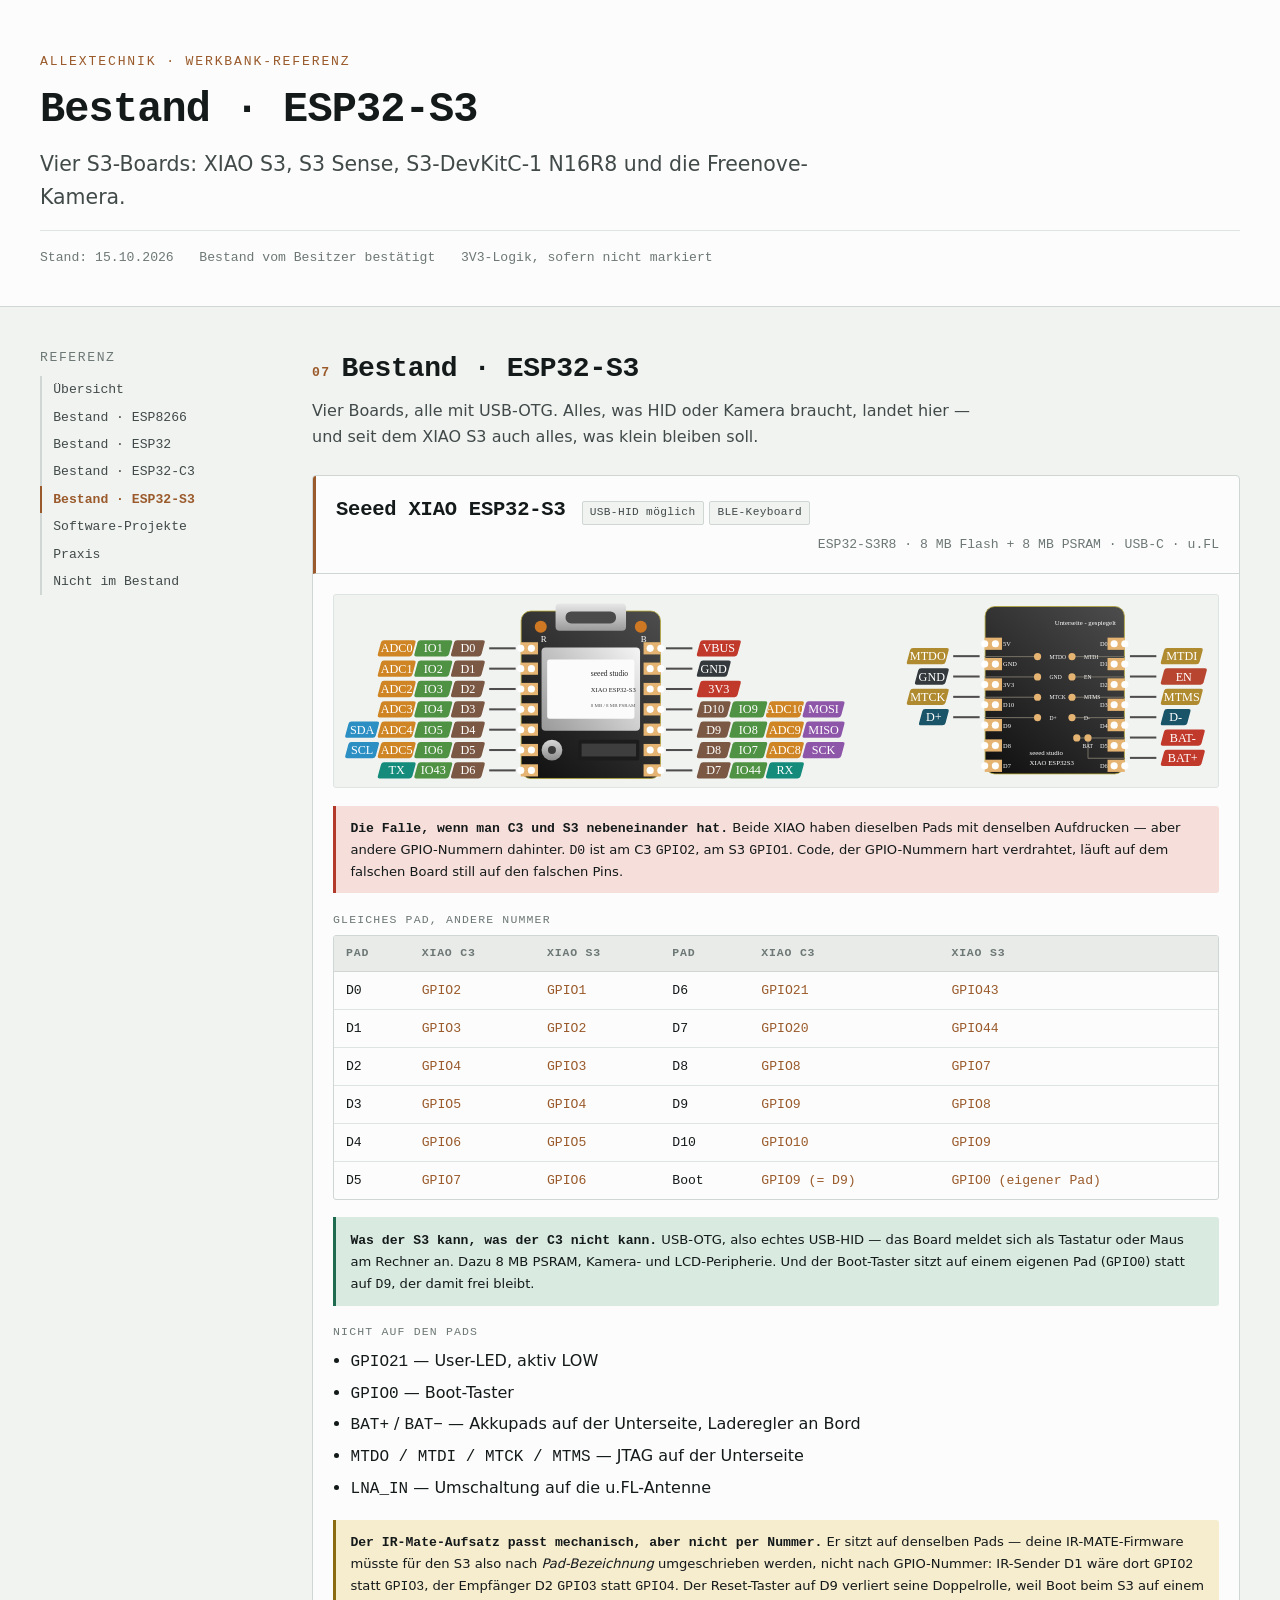
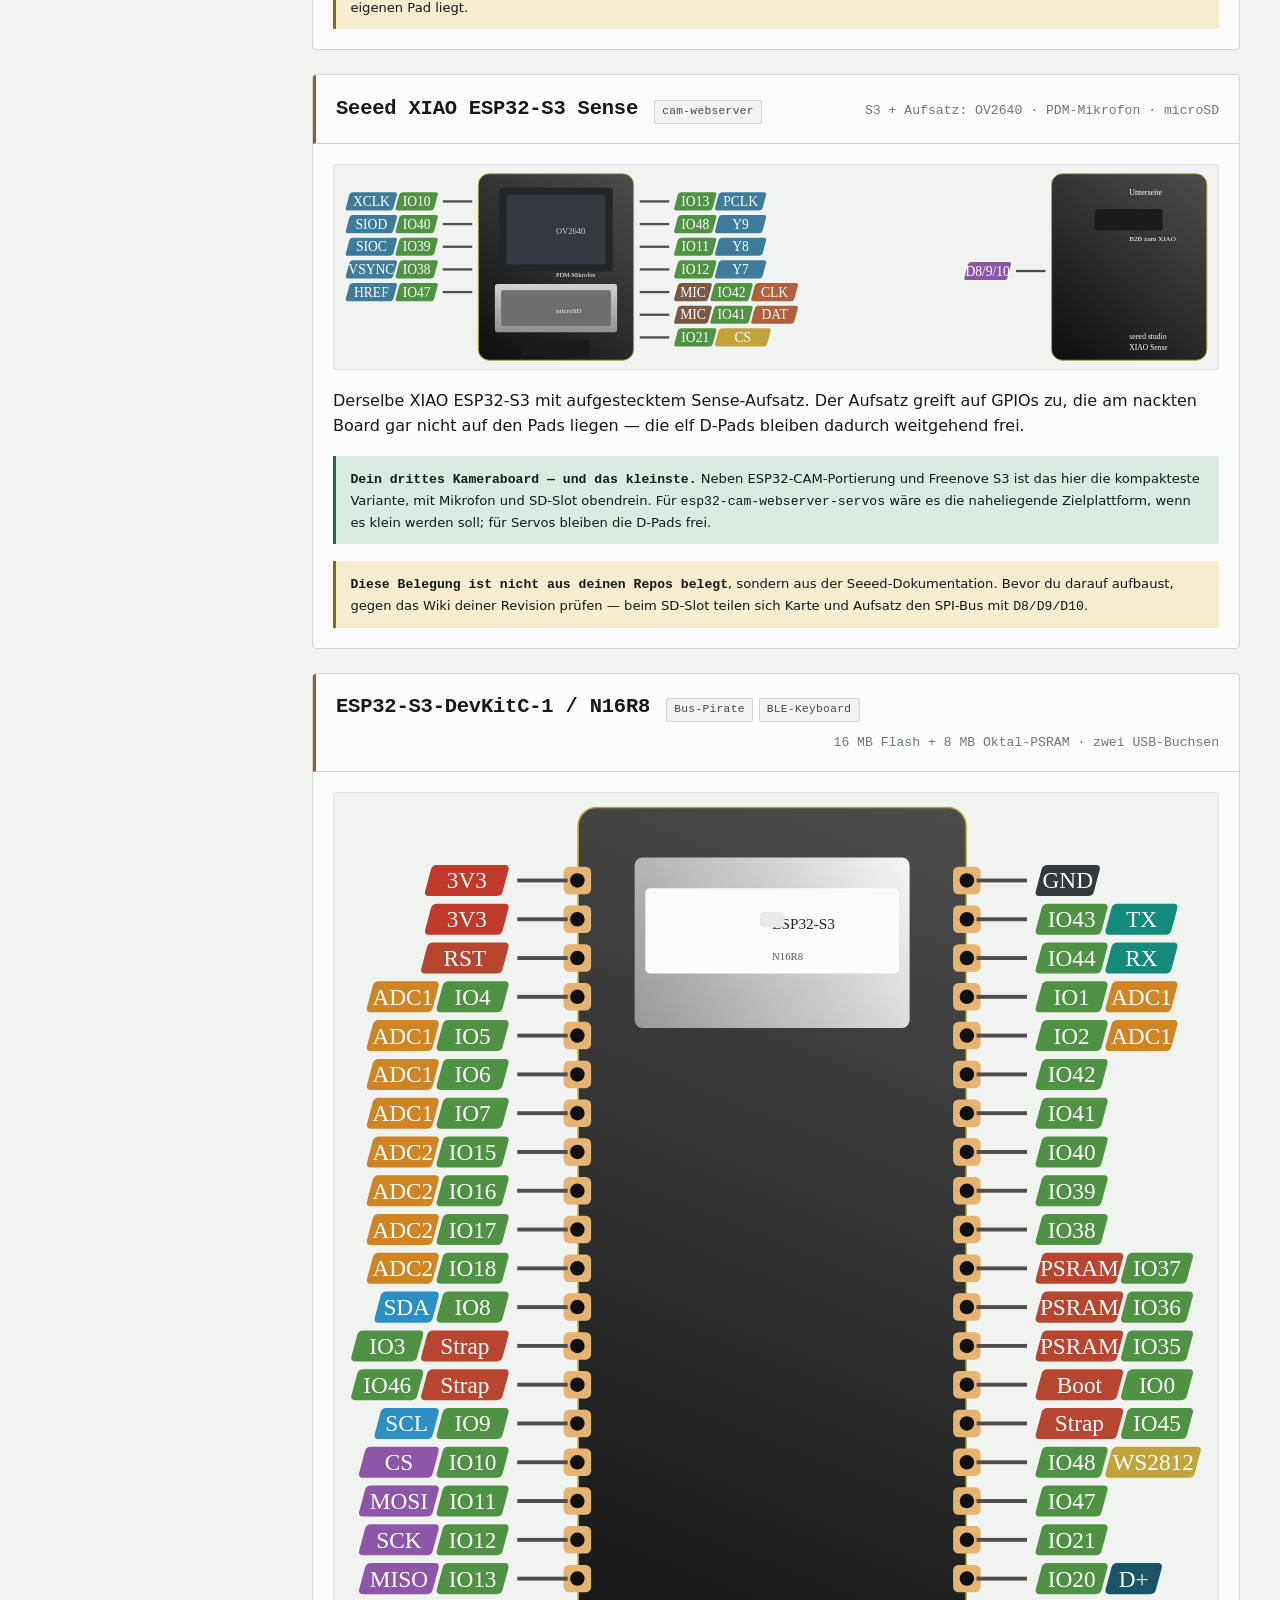
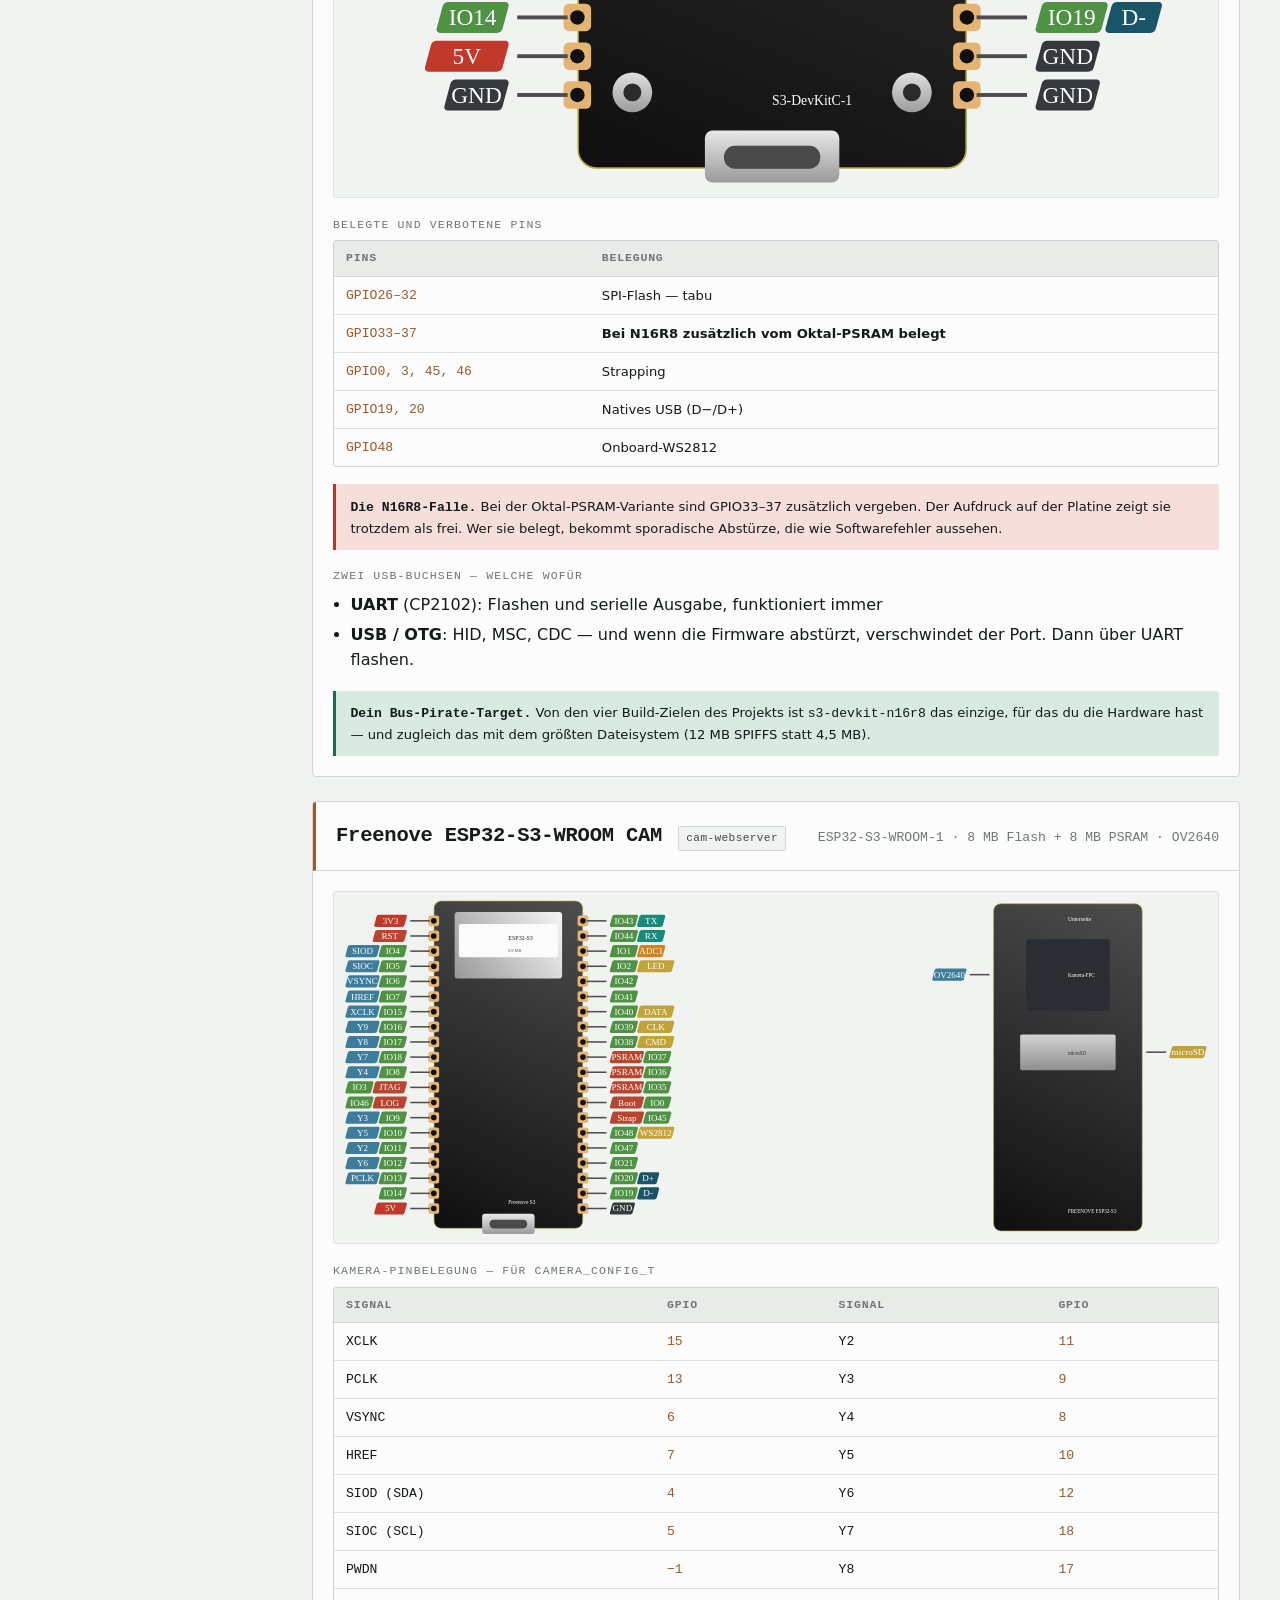
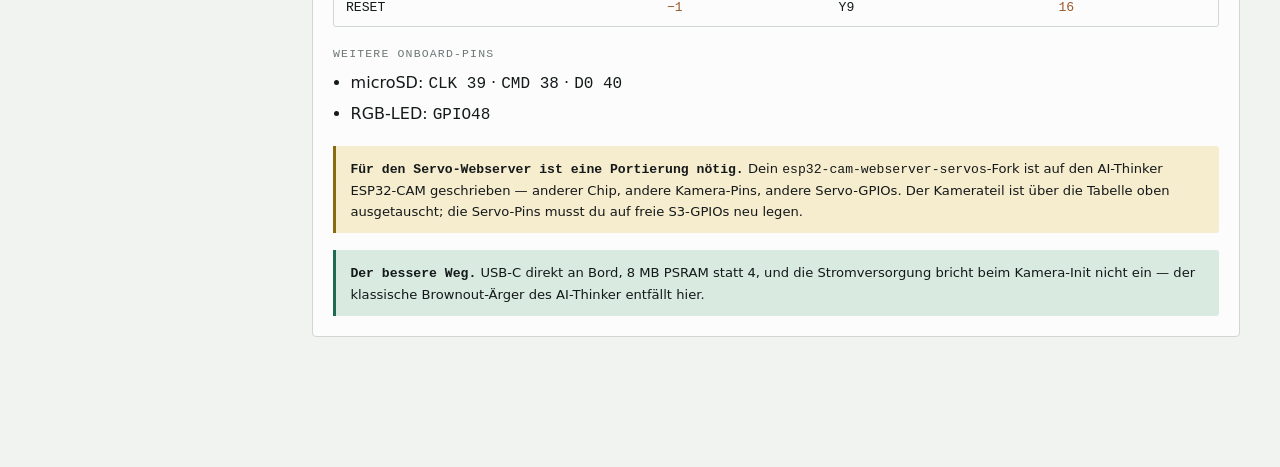
<file: esp32s3.html>
<!DOCTYPE html>
<html lang="de">
<head>
<meta charset="utf-8">
<meta name="viewport" content="width=device-width, initial-scale=1">
<meta name="description" content="Vier S3-Boards: XIAO S3, S3 Sense, S3-DevKitC-1 N16R8 und die Freenove-Kamera.">
<meta name="color-scheme" content="light dark">
<title>Bestand · ESP32-S3 — ESP-Hardware-Referenz</title>
<link rel="stylesheet" href="assets/style.css">
</head>
<body>
<header class="masthead">
  <div class="masthead-inner">
    <div class="eyebrow">AllExTechnik · Werkbank-Referenz</div>
    <h1>Bestand · ESP32-S3</h1>
    <p class="lede">Vier S3-Boards: XIAO S3, S3 Sense, S3-DevKitC-1 N16R8 und die Freenove-Kamera.</p>
    <div class="masthead-meta">
      <span>Stand: 15.10.2026</span>
      <span>Bestand vom Besitzer bestätigt</span>
      <span>3V3-Logik, sofern nicht markiert</span>
    </div>
  </div>
</header>

<div class="shell">
  <nav class="rail" aria-label="Seiten">
    <div class="rail-group">
      <div class="rail-title">Referenz</div>
      <a href="index.html">Übersicht</a>
      <a href="esp8266.html">Bestand · ESP8266</a>
      <a href="esp32.html">Bestand · ESP32</a>
      <a href="esp32c3.html">Bestand · ESP32-C3</a>
      <a href="esp32s3.html" class="here">Bestand · ESP32-S3</a>
      <a href="software.html">Software-Projekte</a>
      <a href="praxis.html">Praxis</a>
      <a href="referenz.html">Nicht im Bestand</a>
    </div>
  </nav>

  <main>

<section id="bs3">
      <h2><span class="num">07</span> Bestand · ESP32-S3</h2>
      <p class="section-note">Vier Boards, alle mit USB-OTG. Alles, was HID oder Kamera braucht, landet hier — und seit dem XIAO S3 auch alles, was klein bleiben soll.</p>

      <article class="board" id="xiaos3">
        <div class="board-head">
          <h3>Seeed XIAO ESP32-S3</h3>
          <div class="chips"><span class="chip">USB-HID möglich</span><span class="chip">BLE-Keyboard</span></div>
          <div class="spec">ESP32-S3R8 · 8 MB Flash + 8 MB PSRAM · USB-C · u.FL</div>
        </div>
        <div class="board-body">

          <div class="pinout"><img src="assets/pinouts/xiao_esp32s3.svg" alt="Pinout XIAO ESP32-S3, Vorder- und Rückseite" loading="lazy"></div>


          <div class="note danger">
            <p><strong>Die Falle, wenn man C3 und S3 nebeneinander hat.</strong> Beide XIAO haben dieselben Pads mit denselben Aufdrucken — aber andere GPIO-Nummern dahinter. <code>D0</code> ist am C3 <code>GPIO2</code>, am S3 <code>GPIO1</code>. Code, der GPIO-Nummern hart verdrahtet, läuft auf dem falschen Board still auf den falschen Pins.</p>
          </div>

          <div class="field">
            <div class="field-label">Gleiches Pad, andere Nummer</div>
            <div class="scroller">
              <table>
                <thead><tr><th>Pad</th><th>XIAO C3</th><th>XIAO S3</th><th>Pad</th><th>XIAO C3</th><th>XIAO S3</th></tr></thead>
                <tbody>
                  <tr><td class="pin">D0</td><td class="gpio">GPIO2</td><td class="gpio">GPIO1</td><td class="pin">D6</td><td class="gpio">GPIO21</td><td class="gpio">GPIO43</td></tr>
                  <tr><td class="pin">D1</td><td class="gpio">GPIO3</td><td class="gpio">GPIO2</td><td class="pin">D7</td><td class="gpio">GPIO20</td><td class="gpio">GPIO44</td></tr>
                  <tr><td class="pin">D2</td><td class="gpio">GPIO4</td><td class="gpio">GPIO3</td><td class="pin">D8</td><td class="gpio">GPIO8</td><td class="gpio">GPIO7</td></tr>
                  <tr><td class="pin">D3</td><td class="gpio">GPIO5</td><td class="gpio">GPIO4</td><td class="pin">D9</td><td class="gpio">GPIO9</td><td class="gpio">GPIO8</td></tr>
                  <tr><td class="pin">D4</td><td class="gpio">GPIO6</td><td class="gpio">GPIO5</td><td class="pin">D10</td><td class="gpio">GPIO10</td><td class="gpio">GPIO9</td></tr>
                  <tr><td class="pin">D5</td><td class="gpio">GPIO7</td><td class="gpio">GPIO6</td><td class="pin">Boot</td><td class="gpio">GPIO9 (= D9)</td><td class="gpio">GPIO0 (eigener Pad)</td></tr>
                </tbody>
              </table>
            </div>
          </div>

          <div class="note good">
            <p><strong>Was der S3 kann, was der C3 nicht kann.</strong> USB-OTG, also echtes USB-HID — das Board meldet sich als Tastatur oder Maus am Rechner an. Dazu 8 MB PSRAM, Kamera- und LCD-Peripherie. Und der Boot-Taster sitzt auf einem eigenen Pad (<code>GPIO0</code>) statt auf <code>D9</code>, der damit frei bleibt.</p>
          </div>

          <div class="field">
            <div class="field-label">Nicht auf den Pads</div>
            <ul>
              <li><code>GPIO21</code> — User-LED, aktiv LOW</li>
              <li><code>GPIO0</code> — Boot-Taster</li>
              <li><code>BAT+</code> / <code>BAT−</code> — Akkupads auf der Unterseite, Laderegler an Bord</li>
              <li><code>MTDO / MTDI / MTCK / MTMS</code> — JTAG auf der Unterseite</li>
              <li><code>LNA_IN</code> — Umschaltung auf die u.FL-Antenne</li>
            </ul>
          </div>

          <div class="note caution">
            <p><strong>Der IR-Mate-Aufsatz passt mechanisch, aber nicht per Nummer.</strong> Er sitzt auf denselben Pads — deine IR-MATE-Firmware müsste für den S3 also nach <em>Pad-Bezeichnung</em> umgeschrieben werden, nicht nach GPIO-Nummer: IR-Sender D1 wäre dort <code>GPIO2</code> statt <code>GPIO3</code>, der Empfänger D2 <code>GPIO3</code> statt <code>GPIO4</code>. Der Reset-Taster auf D9 verliert seine Doppelrolle, weil Boot beim S3 auf einem eigenen Pad liegt.</p>
          </div>
        </div>
      </article>

      <article class="board" id="xiaos3sense">
        <div class="board-head">
          <h3>Seeed XIAO ESP32-S3 Sense</h3>
          <div class="chips"><span class="chip">cam-webserver</span></div>
          <div class="spec">S3 + Aufsatz: OV2640 · PDM-Mikrofon · microSD</div>
        </div>
        <div class="board-body">

          <div class="pinout"><img src="assets/pinouts/xiao_s3_sense.svg" alt="Pinout XIAO ESP32-S3 Sense" loading="lazy"></div>


          <div class="field">
            <p>Derselbe XIAO ESP32-S3 mit aufgestecktem Sense-Aufsatz. Der Aufsatz greift auf GPIOs zu, die am nackten Board gar nicht auf den Pads liegen — die elf D-Pads bleiben dadurch weitgehend frei.</p>
          </div>

          <div class="note good">
            <p><strong>Dein drittes Kameraboard — und das kleinste.</strong> Neben ESP32-CAM-Portierung und Freenove S3 ist das hier die kompakteste Variante, mit Mikrofon und SD-Slot obendrein. Für <code>esp32-cam-webserver-servos</code> wäre es die naheliegende Zielplattform, wenn es klein werden soll; für Servos bleiben die D-Pads frei.</p>
          </div>

          <div class="note caution">
            <p><strong>Diese Belegung ist nicht aus deinen Repos belegt</strong>, sondern aus der Seeed-Dokumentation. Bevor du darauf aufbaust, gegen das Wiki deiner Revision prüfen — beim SD-Slot teilen sich Karte und Aufsatz den SPI-Bus mit <code>D8/D9/D10</code>.</p>
          </div>
        </div>
      </article>

      <article class="board" id="s3devkit">
        <div class="board-head">
          <h3>ESP32-S3-DevKitC-1 / N16R8</h3>
          <div class="chips"><span class="chip">Bus-Pirate</span><span class="chip">BLE-Keyboard</span></div>
          <div class="spec">16 MB Flash + 8 MB Oktal-PSRAM · zwei USB-Buchsen</div>
        </div>
        <div class="board-body">

          <div class="pinout"><img src="assets/pinouts/esp32s3_devkitc1.svg" alt="Pinout ESP32-S3-DevKitC-1 N16R8" loading="lazy"></div>

          <div class="field">
            <div class="field-label">Belegte und verbotene Pins</div>
            <div class="scroller">
              <table>
                <thead><tr><th>Pins</th><th>Belegung</th></tr></thead>
                <tbody>
                  <tr><td class="gpio">GPIO26–32</td><td>SPI-Flash — tabu</td></tr>
                  <tr><td class="gpio">GPIO33–37</td><td><strong>Bei N16R8 zusätzlich vom Oktal-PSRAM belegt</strong></td></tr>
                  <tr><td class="gpio">GPIO0, 3, 45, 46</td><td>Strapping</td></tr>
                  <tr><td class="gpio">GPIO19, 20</td><td>Natives USB (D−/D+)</td></tr>
                  <tr><td class="gpio">GPIO48</td><td>Onboard-WS2812</td></tr>
                </tbody>
              </table>
            </div>
          </div>
          <div class="note danger">
            <p><strong>Die N16R8-Falle.</strong> Bei der Oktal-PSRAM-Variante sind GPIO33–37 zusätzlich vergeben. Der Aufdruck auf der Platine zeigt sie trotzdem als frei. Wer sie belegt, bekommt sporadische Abstürze, die wie Softwarefehler aussehen.</p>
          </div>
          <div class="field">
            <div class="field-label">Zwei USB-Buchsen — welche wofür</div>
            <ul>
              <li><strong>UART</strong> (CP2102): Flashen und serielle Ausgabe, funktioniert immer</li>
              <li><strong>USB / OTG</strong>: HID, MSC, CDC — und wenn die Firmware abstürzt, verschwindet der Port. Dann über UART flashen.</li>
            </ul>
          </div>
          <div class="note good">
            <p><strong>Dein Bus-Pirate-Target.</strong> Von den vier Build-Zielen des Projekts ist <code>s3-devkit-n16r8</code> das einzige, für das du die Hardware hast — und zugleich das mit dem größten Dateisystem (12 MB SPIFFS statt 4,5 MB).</p>
          </div>
        </div>
      </article>

      <article class="board" id="freenove">
        <div class="board-head">
          <h3>Freenove ESP32-S3-WROOM CAM</h3>
          <div class="chips"><span class="chip">cam-webserver</span></div>
          <div class="spec">ESP32-S3-WROOM-1 · 8 MB Flash + 8 MB PSRAM · OV2640</div>
        </div>
        <div class="board-body">

          <div class="pinout"><img src="assets/pinouts/freenove_s3_cam.svg" alt="Pinout Freenove ESP32-S3-WROOM CAM" loading="lazy"></div>

          <div class="field">
            <div class="field-label">Kamera-Pinbelegung — für <code>camera_config_t</code></div>
            <div class="scroller">
              <table>
                <thead><tr><th>Signal</th><th>GPIO</th><th>Signal</th><th>GPIO</th></tr></thead>
                <tbody>
                  <tr><td class="pin">XCLK</td><td class="gpio">15</td><td class="pin">Y2</td><td class="gpio">11</td></tr>
                  <tr><td class="pin">PCLK</td><td class="gpio">13</td><td class="pin">Y3</td><td class="gpio">9</td></tr>
                  <tr><td class="pin">VSYNC</td><td class="gpio">6</td><td class="pin">Y4</td><td class="gpio">8</td></tr>
                  <tr><td class="pin">HREF</td><td class="gpio">7</td><td class="pin">Y5</td><td class="gpio">10</td></tr>
                  <tr><td class="pin">SIOD (SDA)</td><td class="gpio">4</td><td class="pin">Y6</td><td class="gpio">12</td></tr>
                  <tr><td class="pin">SIOC (SCL)</td><td class="gpio">5</td><td class="pin">Y7</td><td class="gpio">18</td></tr>
                  <tr><td class="pin">PWDN</td><td class="gpio">−1</td><td class="pin">Y8</td><td class="gpio">17</td></tr>
                  <tr><td class="pin">RESET</td><td class="gpio">−1</td><td class="pin">Y9</td><td class="gpio">16</td></tr>
                </tbody>
              </table>
            </div>
          </div>
          <div class="field">
            <div class="field-label">Weitere Onboard-Pins</div>
            <ul>
              <li>microSD: <code>CLK 39</code> · <code>CMD 38</code> · <code>D0 40</code></li>
              <li>RGB-LED: <code>GPIO48</code></li>
            </ul>
          </div>
          <div class="note caution">
            <p><strong>Für den Servo-Webserver ist eine Portierung nötig.</strong> Dein <code>esp32-cam-webserver-servos</code>-Fork ist auf den AI-Thinker ESP32-CAM geschrieben — anderer Chip, andere Kamera-Pins, andere Servo-GPIOs. Der Kamerateil ist über die Tabelle oben ausgetauscht; die Servo-Pins musst du auf freie S3-GPIOs neu legen.</p>
          </div>
          <div class="note good">
            <p><strong>Der bessere Weg.</strong> USB-C direkt an Bord, 8 MB PSRAM statt 4, und die Stromversorgung bricht beim Kamera-Init nicht ein — der klassische Brownout-Ärger des AI-Thinker entfällt hier.</p>
          </div>
        </div>
      </article>
    </section>

    <!-- ══════════ SOFTWARE ══════════ -->

  </main>
</div>
</body>
</html>
</file>
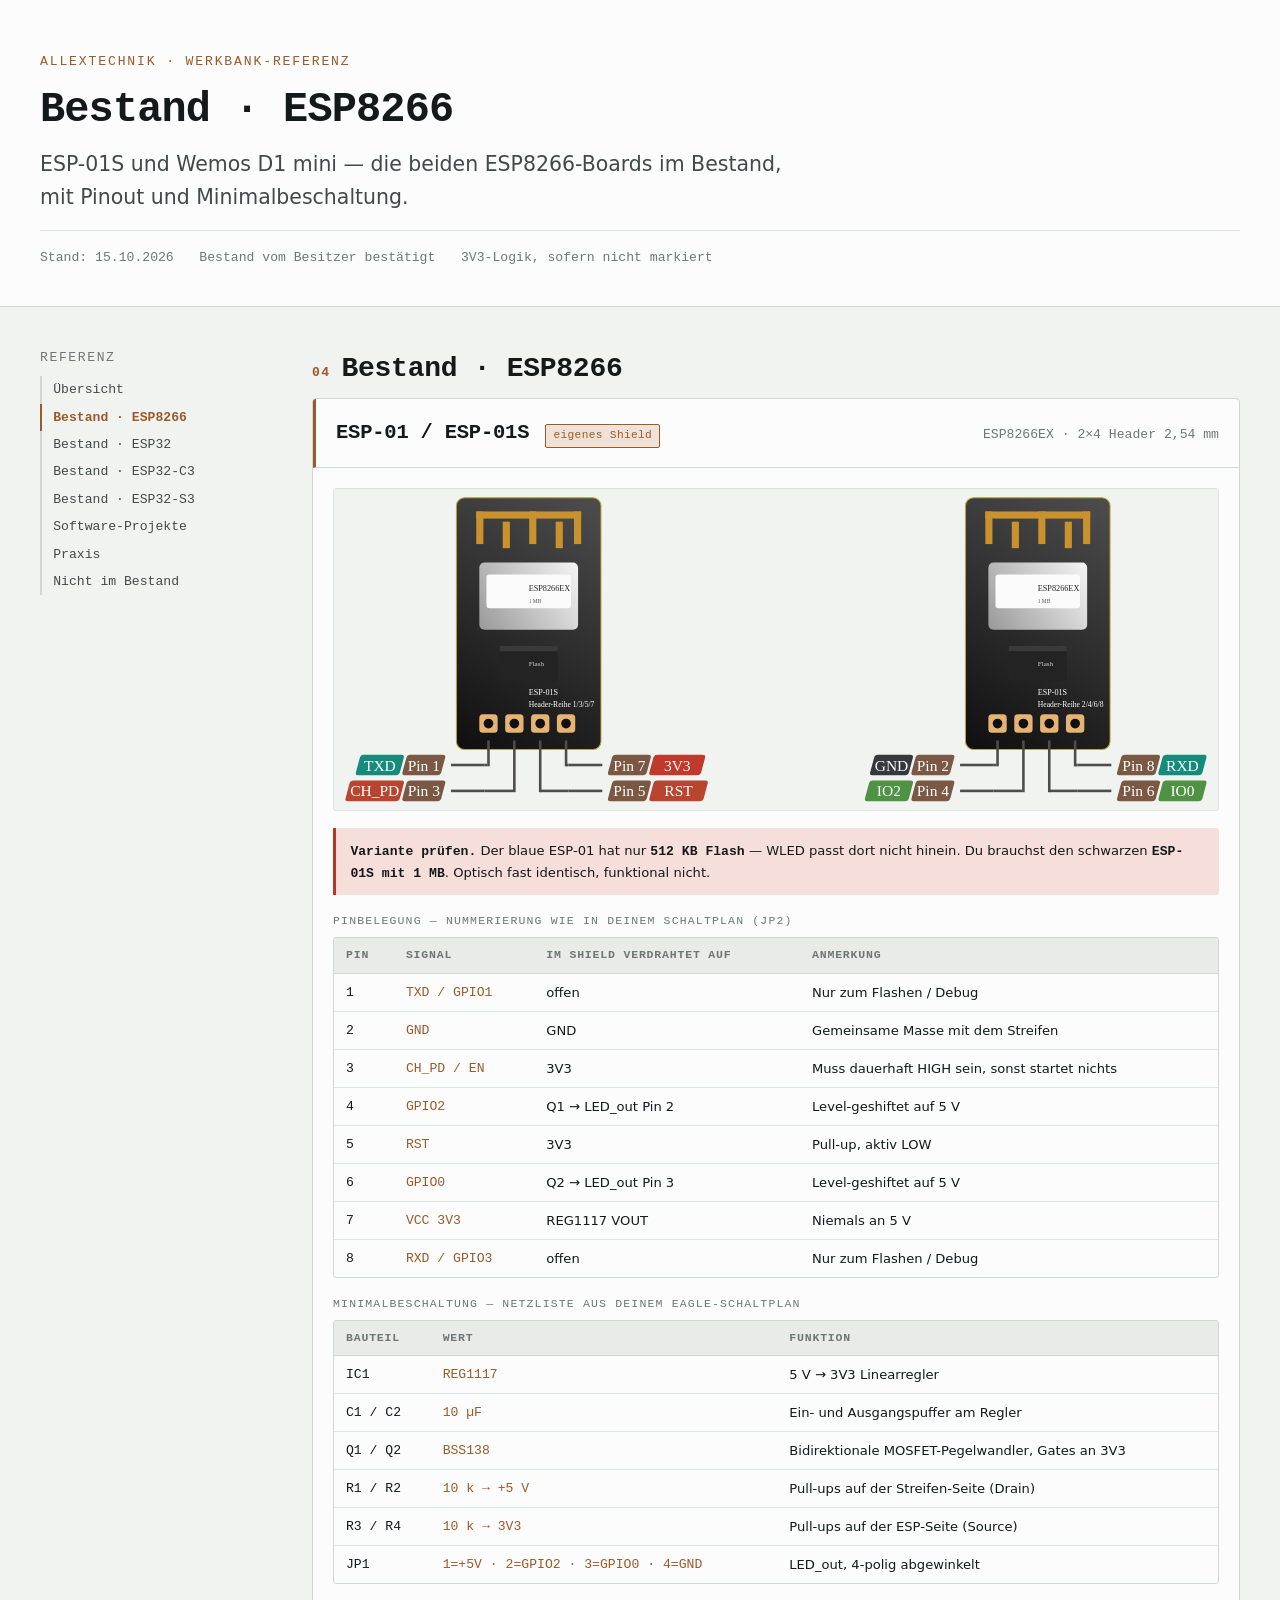
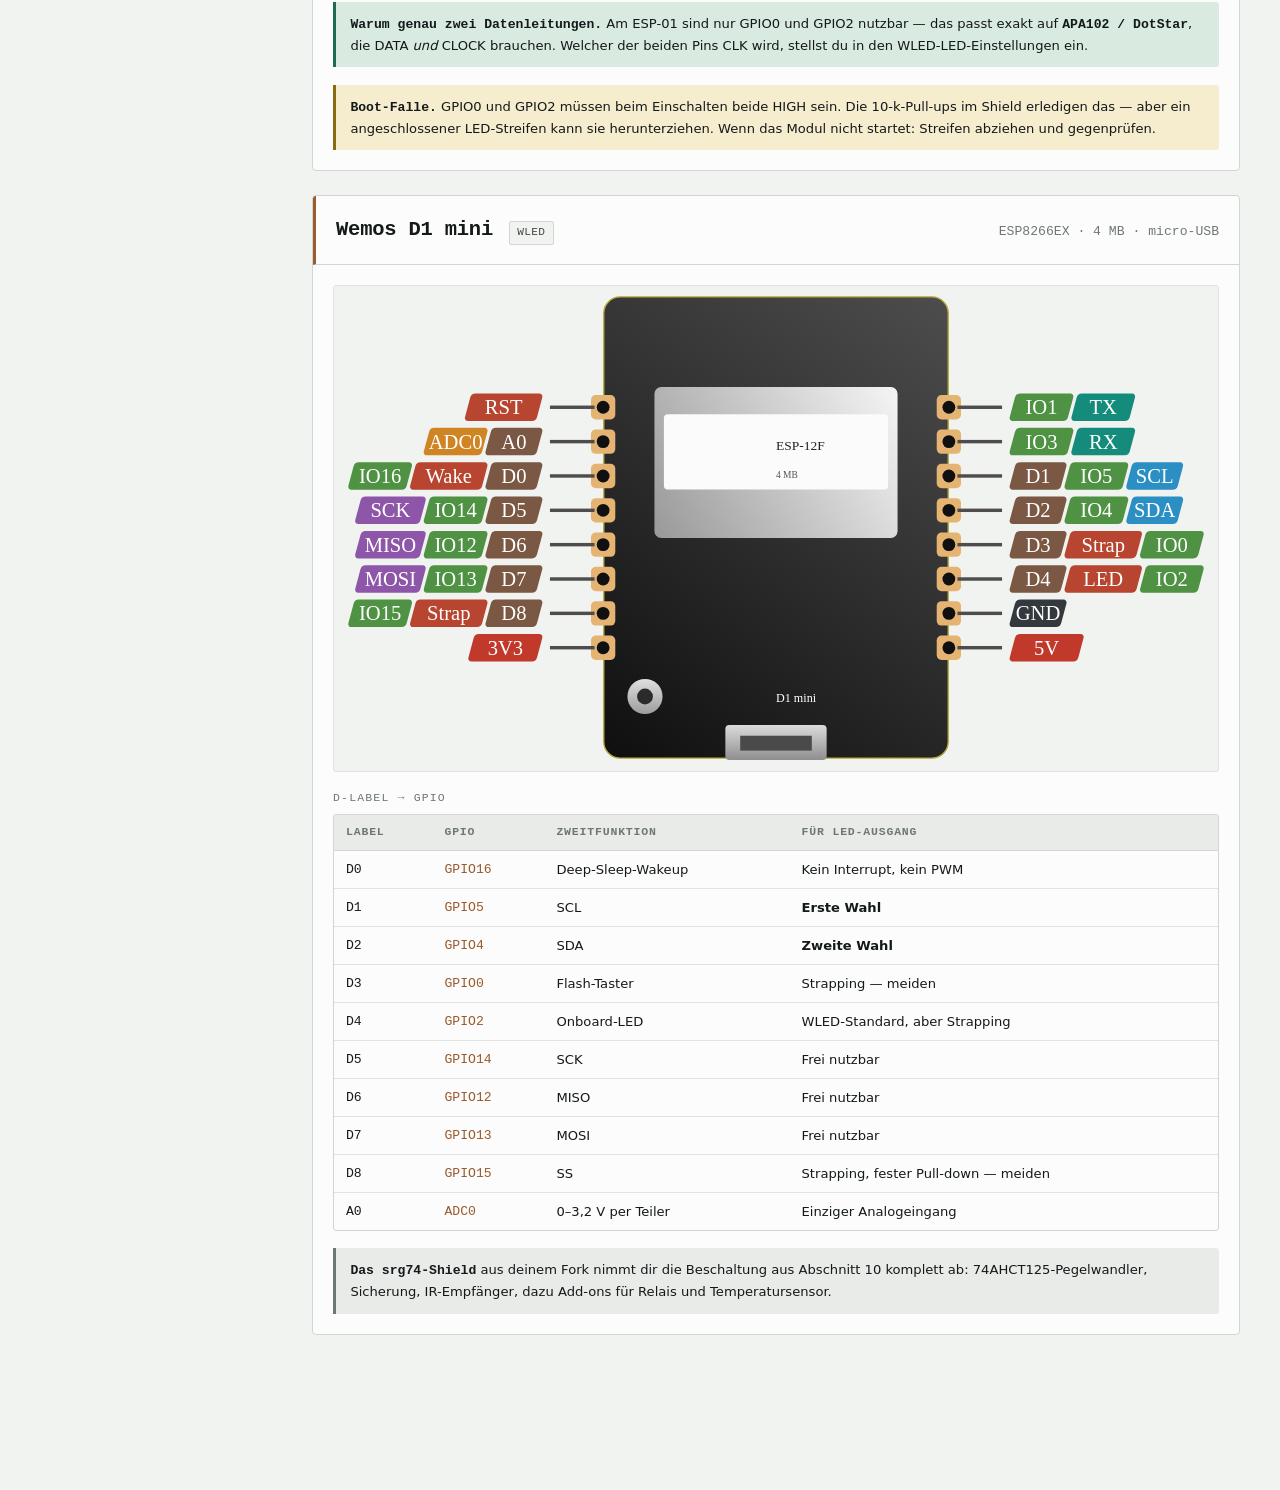
<file: esp8266.html>
<!DOCTYPE html>
<html lang="de">
<head>
<meta charset="utf-8">
<meta name="viewport" content="width=device-width, initial-scale=1">
<meta name="description" content="ESP-01S und Wemos D1 mini — die beiden ESP8266-Boards im Bestand, mit Pinout und Minimalbeschaltung.">
<meta name="color-scheme" content="light dark">
<title>Bestand · ESP8266 — ESP-Hardware-Referenz</title>
<link rel="stylesheet" href="assets/style.css">
</head>
<body>
<header class="masthead">
  <div class="masthead-inner">
    <div class="eyebrow">AllExTechnik · Werkbank-Referenz</div>
    <h1>Bestand · ESP8266</h1>
    <p class="lede">ESP-01S und Wemos D1 mini — die beiden ESP8266-Boards im Bestand, mit Pinout und Minimalbeschaltung.</p>
    <div class="masthead-meta">
      <span>Stand: 15.10.2026</span>
      <span>Bestand vom Besitzer bestätigt</span>
      <span>3V3-Logik, sofern nicht markiert</span>
    </div>
  </div>
</header>

<div class="shell">
  <nav class="rail" aria-label="Seiten">
    <div class="rail-group">
      <div class="rail-title">Referenz</div>
      <a href="index.html">Übersicht</a>
      <a href="esp8266.html" class="here">Bestand · ESP8266</a>
      <a href="esp32.html">Bestand · ESP32</a>
      <a href="esp32c3.html">Bestand · ESP32-C3</a>
      <a href="esp32s3.html">Bestand · ESP32-S3</a>
      <a href="software.html">Software-Projekte</a>
      <a href="praxis.html">Praxis</a>
      <a href="referenz.html">Nicht im Bestand</a>
    </div>
  </nav>

  <main>

<section id="b8266">
      <h2><span class="num">04</span> Bestand · ESP8266</h2>

      <article class="board" id="esp01">
        <div class="board-head">
          <h3>ESP-01 / ESP-01S</h3>
          <div class="chips"><span class="chip own">eigenes Shield</span></div>
          <div class="spec">ESP8266EX · 2×4 Header 2,54 mm</div>
        </div>
        <div class="board-body">

          <div class="pinout"><img src="assets/pinouts/esp01s.svg" alt="Pinout ESP-01S, Vorder- und Rückansicht" loading="lazy"></div>


          <div class="note danger">
            <p><strong>Variante prüfen.</strong> Der blaue ESP-01 hat nur <strong>512 KB Flash</strong> — WLED passt dort nicht hinein. Du brauchst den schwarzen <strong>ESP-01S mit 1 MB</strong>. Optisch fast identisch, funktional nicht.</p>
          </div>

          <div class="field">
            <div class="field-label">Pinbelegung — Nummerierung wie in deinem Schaltplan (JP2)</div>
            <div class="scroller">
              <table>
                <thead><tr><th>Pin</th><th>Signal</th><th>Im Shield verdrahtet auf</th><th>Anmerkung</th></tr></thead>
                <tbody>
                  <tr><td class="pin">1</td><td class="gpio">TXD / GPIO1</td><td>offen</td><td>Nur zum Flashen / Debug</td></tr>
                  <tr><td class="pin">2</td><td class="gpio">GND</td><td>GND</td><td>Gemeinsame Masse mit dem Streifen</td></tr>
                  <tr><td class="pin">3</td><td class="gpio">CH_PD / EN</td><td>3V3</td><td>Muss dauerhaft HIGH sein, sonst startet nichts</td></tr>
                  <tr><td class="pin">4</td><td class="gpio">GPIO2</td><td>Q1 → LED_out Pin 2</td><td>Level-geshiftet auf 5 V</td></tr>
                  <tr><td class="pin">5</td><td class="gpio">RST</td><td>3V3</td><td>Pull-up, aktiv LOW</td></tr>
                  <tr><td class="pin">6</td><td class="gpio">GPIO0</td><td>Q2 → LED_out Pin 3</td><td>Level-geshiftet auf 5 V</td></tr>
                  <tr><td class="pin">7</td><td class="gpio">VCC 3V3</td><td>REG1117 VOUT</td><td>Niemals an 5 V</td></tr>
                  <tr><td class="pin">8</td><td class="gpio">RXD / GPIO3</td><td>offen</td><td>Nur zum Flashen / Debug</td></tr>
                </tbody>
              </table>
            </div>
          </div>

          <div class="field">
            <div class="field-label">Minimalbeschaltung — Netzliste aus deinem Eagle-Schaltplan</div>
            <div class="scroller">
              <table>
                <thead><tr><th>Bauteil</th><th>Wert</th><th>Funktion</th></tr></thead>
                <tbody>
                  <tr><td class="pin">IC1</td><td class="gpio">REG1117</td><td>5 V → 3V3 Linearregler</td></tr>
                  <tr><td class="pin">C1 / C2</td><td class="gpio">10 µF</td><td>Ein- und Ausgangspuffer am Regler</td></tr>
                  <tr><td class="pin">Q1 / Q2</td><td class="gpio">BSS138</td><td>Bidirektionale MOSFET-Pegelwandler, Gates an 3V3</td></tr>
                  <tr><td class="pin">R1 / R2</td><td class="gpio">10 k → +5 V</td><td>Pull-ups auf der Streifen-Seite (Drain)</td></tr>
                  <tr><td class="pin">R3 / R4</td><td class="gpio">10 k → 3V3</td><td>Pull-ups auf der ESP-Seite (Source)</td></tr>
                  <tr><td class="pin">JP1</td><td class="gpio">1=+5V · 2=GPIO2 · 3=GPIO0 · 4=GND</td><td>LED_out, 4-polig abgewinkelt</td></tr>
                </tbody>
              </table>
            </div>
          </div>

          <div class="note good">
            <p><strong>Warum genau zwei Datenleitungen.</strong> Am ESP-01 sind nur GPIO0 und GPIO2 nutzbar — das passt exakt auf <strong>APA102 / DotStar</strong>, die DATA <em>und</em> CLOCK brauchen. Welcher der beiden Pins CLK wird, stellst du in den WLED-LED-Einstellungen ein.</p>
          </div>

          <div class="note caution">
            <p><strong>Boot-Falle.</strong> GPIO0 und GPIO2 müssen beim Einschalten beide HIGH sein. Die 10-k-Pull-ups im Shield erledigen das — aber ein angeschlossener LED-Streifen kann sie herunterziehen. Wenn das Modul nicht startet: Streifen abziehen und gegenprüfen.</p>
          </div>
        </div>
      </article>

      <article class="board" id="d1mini">
        <div class="board-head">
          <h3>Wemos D1 mini</h3>
          <div class="chips"><span class="chip">WLED</span></div>
          <div class="spec">ESP8266EX · 4 MB · micro-USB</div>
        </div>
        <div class="board-body">

          <div class="pinout"><img src="assets/pinouts/d1_mini.svg" alt="Pinout Wemos D1 mini" loading="lazy"></div>

          <div class="field">
            <div class="field-label">D-Label → GPIO</div>
            <div class="scroller">
              <table>
                <thead><tr><th>Label</th><th>GPIO</th><th>Zweitfunktion</th><th>Für LED-Ausgang</th></tr></thead>
                <tbody>
                  <tr><td class="pin">D0</td><td class="gpio">GPIO16</td><td>Deep-Sleep-Wakeup</td><td>Kein Interrupt, kein PWM</td></tr>
                  <tr><td class="pin">D1</td><td class="gpio">GPIO5</td><td>SCL</td><td><strong>Erste Wahl</strong></td></tr>
                  <tr><td class="pin">D2</td><td class="gpio">GPIO4</td><td>SDA</td><td><strong>Zweite Wahl</strong></td></tr>
                  <tr><td class="pin">D3</td><td class="gpio">GPIO0</td><td>Flash-Taster</td><td>Strapping — meiden</td></tr>
                  <tr><td class="pin">D4</td><td class="gpio">GPIO2</td><td>Onboard-LED</td><td>WLED-Standard, aber Strapping</td></tr>
                  <tr><td class="pin">D5</td><td class="gpio">GPIO14</td><td>SCK</td><td>Frei nutzbar</td></tr>
                  <tr><td class="pin">D6</td><td class="gpio">GPIO12</td><td>MISO</td><td>Frei nutzbar</td></tr>
                  <tr><td class="pin">D7</td><td class="gpio">GPIO13</td><td>MOSI</td><td>Frei nutzbar</td></tr>
                  <tr><td class="pin">D8</td><td class="gpio">GPIO15</td><td>SS</td><td>Strapping, fester Pull-down — meiden</td></tr>
                  <tr><td class="pin">A0</td><td class="gpio">ADC0</td><td>0–3,2 V per Teiler</td><td>Einziger Analogeingang</td></tr>
                </tbody>
              </table>
            </div>
          </div>
          <div class="note">
            <p><strong>Das srg74-Shield</strong> aus deinem Fork nimmt dir die Beschaltung aus Abschnitt 10 komplett ab: 74AHCT125-Pegelwandler, Sicherung, IR-Empfänger, dazu Add-ons für Relais und Temperatursensor.</p>
          </div>
        </div>
      </article>
    </section>

    <!-- ══════════ BESTAND · ESP32 ══════════ -->

  </main>
</div>
</body>
</html>
</file>
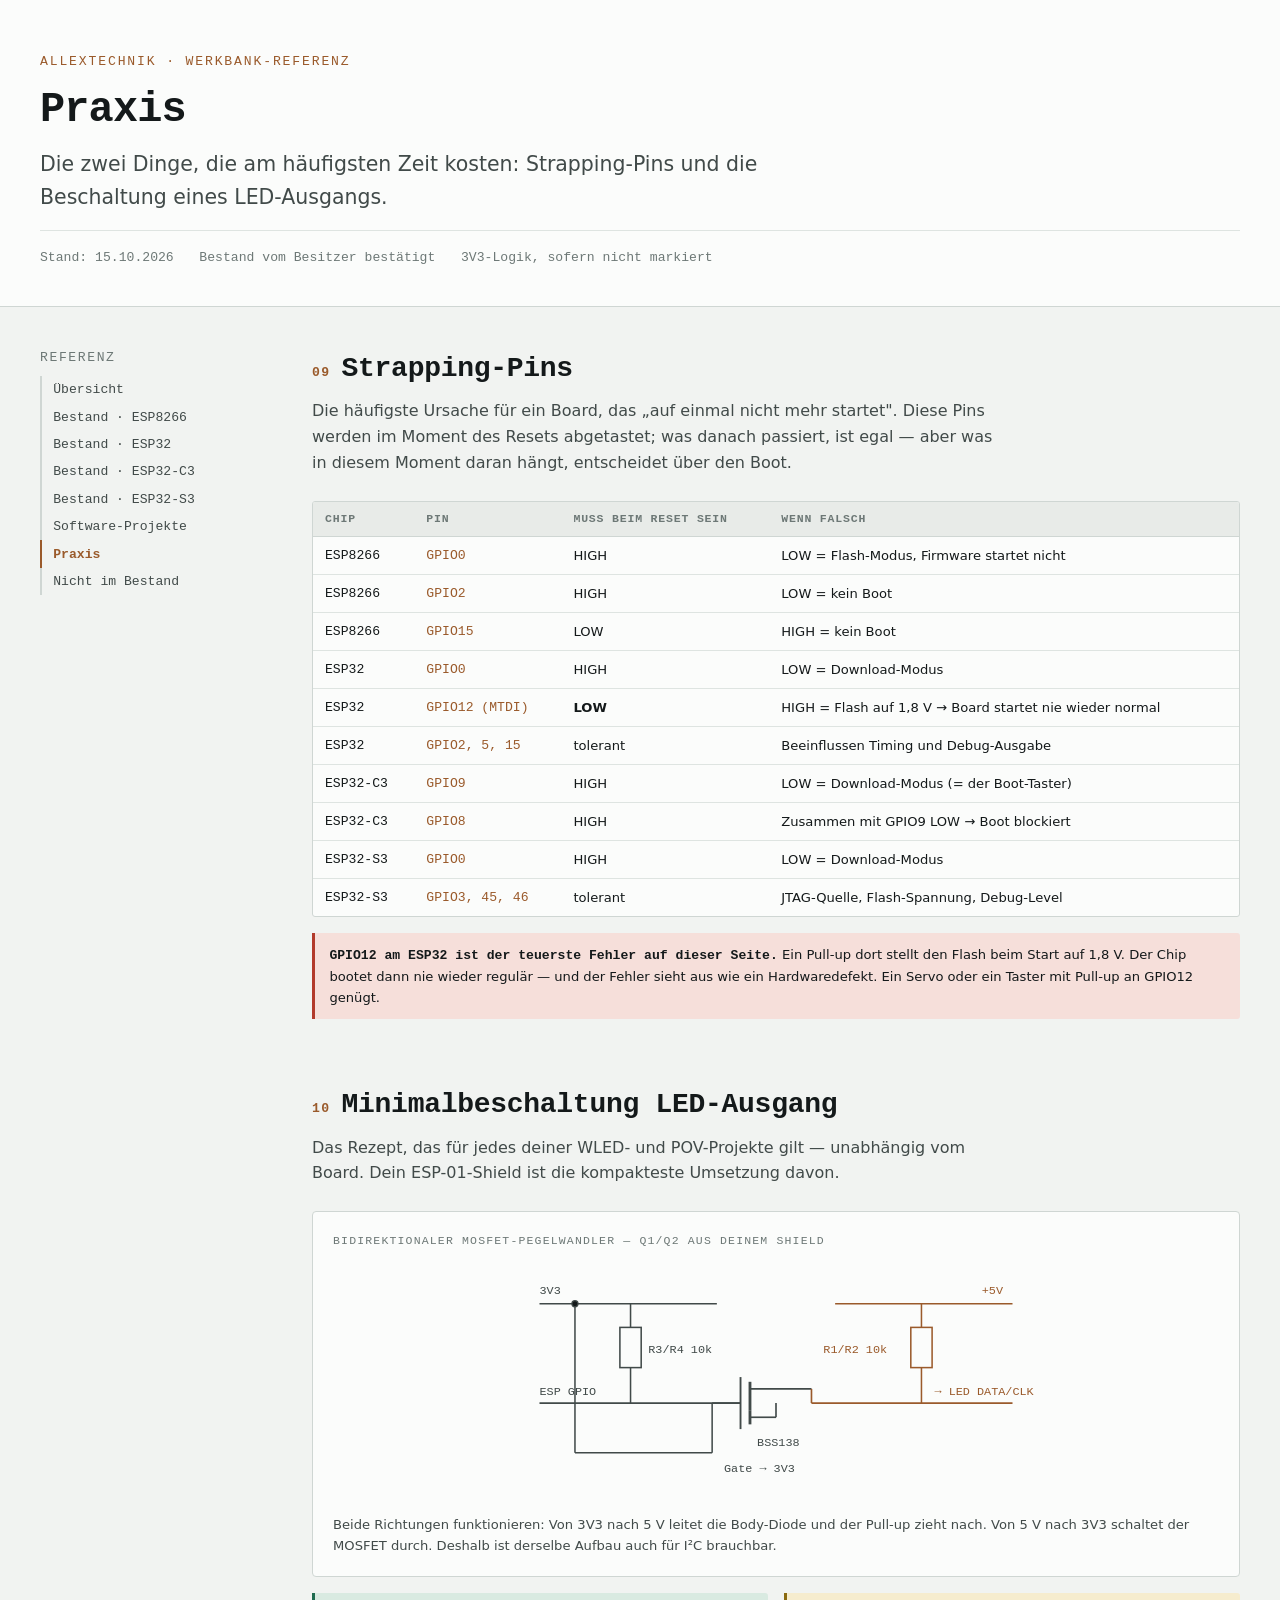
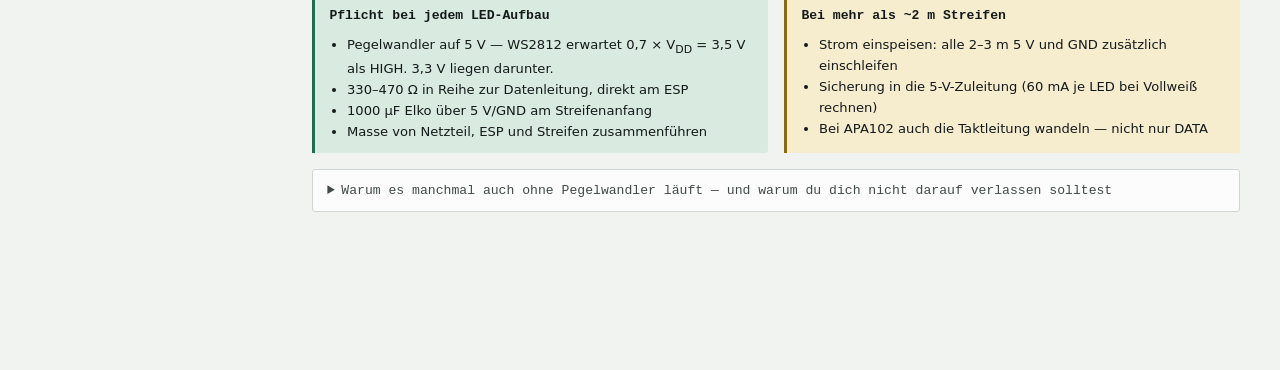
<file: praxis.html>
<!DOCTYPE html>
<html lang="de">
<head>
<meta charset="utf-8">
<meta name="viewport" content="width=device-width, initial-scale=1">
<meta name="description" content="Die zwei Dinge, die am häufigsten Zeit kosten: Strapping-Pins und die Beschaltung eines LED-Ausgangs.">
<meta name="color-scheme" content="light dark">
<title>Praxis — ESP-Hardware-Referenz</title>
<link rel="stylesheet" href="assets/style.css">
</head>
<body>
<header class="masthead">
  <div class="masthead-inner">
    <div class="eyebrow">AllExTechnik · Werkbank-Referenz</div>
    <h1>Praxis</h1>
    <p class="lede">Die zwei Dinge, die am häufigsten Zeit kosten: Strapping-Pins und die Beschaltung eines LED-Ausgangs.</p>
    <div class="masthead-meta">
      <span>Stand: 15.10.2026</span>
      <span>Bestand vom Besitzer bestätigt</span>
      <span>3V3-Logik, sofern nicht markiert</span>
    </div>
  </div>
</header>

<div class="shell">
  <nav class="rail" aria-label="Seiten">
    <div class="rail-group">
      <div class="rail-title">Referenz</div>
      <a href="index.html">Übersicht</a>
      <a href="esp8266.html">Bestand · ESP8266</a>
      <a href="esp32.html">Bestand · ESP32</a>
      <a href="esp32c3.html">Bestand · ESP32-C3</a>
      <a href="esp32s3.html">Bestand · ESP32-S3</a>
      <a href="software.html">Software-Projekte</a>
      <a href="praxis.html" class="here">Praxis</a>
      <a href="referenz.html">Nicht im Bestand</a>
    </div>
  </nav>

  <main>

<section id="strapping">
      <h2><span class="num">09</span> Strapping-Pins</h2>
      <p class="section-note">Die häufigste Ursache für ein Board, das „auf einmal nicht mehr startet". Diese Pins werden im Moment des Resets abgetastet; was danach passiert, ist egal — aber was in diesem Moment daran hängt, entscheidet über den Boot.</p>
      <div class="scroller">
        <table>
          <thead>
            <tr><th>Chip</th><th>Pin</th><th>Muss beim Reset sein</th><th>Wenn falsch</th></tr>
          </thead>
          <tbody>
            <tr><td class="pin">ESP8266</td><td class="gpio">GPIO0</td><td>HIGH</td><td>LOW = Flash-Modus, Firmware startet nicht</td></tr>
            <tr><td class="pin">ESP8266</td><td class="gpio">GPIO2</td><td>HIGH</td><td>LOW = kein Boot</td></tr>
            <tr><td class="pin">ESP8266</td><td class="gpio">GPIO15</td><td>LOW</td><td>HIGH = kein Boot</td></tr>
            <tr><td class="pin">ESP32</td><td class="gpio">GPIO0</td><td>HIGH</td><td>LOW = Download-Modus</td></tr>
            <tr><td class="pin">ESP32</td><td class="gpio">GPIO12 (MTDI)</td><td><strong>LOW</strong></td><td>HIGH = Flash auf 1,8 V → Board startet nie wieder normal</td></tr>
            <tr><td class="pin">ESP32</td><td class="gpio">GPIO2, 5, 15</td><td>tolerant</td><td>Beeinflussen Timing und Debug-Ausgabe</td></tr>
            <tr><td class="pin">ESP32-C3</td><td class="gpio">GPIO9</td><td>HIGH</td><td>LOW = Download-Modus (= der Boot-Taster)</td></tr>
            <tr><td class="pin">ESP32-C3</td><td class="gpio">GPIO8</td><td>HIGH</td><td>Zusammen mit GPIO9 LOW → Boot blockiert</td></tr>
            <tr><td class="pin">ESP32-S3</td><td class="gpio">GPIO0</td><td>HIGH</td><td>LOW = Download-Modus</td></tr>
            <tr><td class="pin">ESP32-S3</td><td class="gpio">GPIO3, 45, 46</td><td>tolerant</td><td>JTAG-Quelle, Flash-Spannung, Debug-Level</td></tr>
          </tbody>
        </table>
      </div>
      <div class="note danger" style="margin-top:1rem">
        <p><strong>GPIO12 am ESP32 ist der teuerste Fehler auf dieser Seite.</strong> Ein Pull-up dort stellt den Flash beim Start auf 1,8 V. Der Chip bootet dann nie wieder regulär — und der Fehler sieht aus wie ein Hardwaredefekt. Ein Servo oder ein Taster mit Pull-up an GPIO12 genügt.</p>
      </div>
    </section>

    <!-- ══════════ MINIMALBESCHALTUNG ══════════ -->

<section id="minimal">
      <h2><span class="num">10</span> Minimalbeschaltung LED-Ausgang</h2>
      <p class="section-note">Das Rezept, das für jedes deiner WLED- und POV-Projekte gilt — unabhängig vom Board. Dein ESP-01-Shield ist die kompakteste Umsetzung davon.</p>

      <div class="circuit">
        <div class="field-label">Bidirektionaler MOSFET-Pegelwandler — Q1/Q2 aus deinem Shield</div>
        <svg viewBox="0 0 460 190" role="img" aria-label="Schaltbild: BSS138 Pegelwandler mit 10k Pull-ups auf 3V3- und 5V-Seite">
          <!-- Versorgungsschienen -->
          <line x1="30" y1="26" x2="180" y2="26" class="svg-ink" stroke-width="1.4"/>
          <line x1="280" y1="26" x2="430" y2="26" class="svg-copper" stroke-width="1.4"/>
          <text x="30" y="18" class="svg-label">3V3</text>
          <text x="404" y="18" class="svg-label-accent">+5V</text>

          <!-- Pull-up links (R3/R4) -->
          <rect x="98" y="46" width="18" height="34" fill="none" class="svg-ink" stroke-width="1.3"/>
          <line x1="107" y1="26" x2="107" y2="46" class="svg-ink" stroke-width="1.3"/>
          <line x1="107" y1="80" x2="107" y2="110" class="svg-ink" stroke-width="1.3"/>
          <text x="122" y="68" class="svg-label">R3/R4 10k</text>

          <!-- Pull-up rechts (R1/R2) -->
          <rect x="344" y="46" width="18" height="34" fill="none" class="svg-copper" stroke-width="1.3"/>
          <line x1="353" y1="26" x2="353" y2="46" class="svg-copper" stroke-width="1.3"/>
          <line x1="353" y1="80" x2="353" y2="110" class="svg-copper" stroke-width="1.3"/>
          <text x="270" y="68" class="svg-label-accent">R1/R2 10k</text>

          <!-- Signalbahn -->
          <line x1="30" y1="110" x2="200" y2="110" class="svg-ink" stroke-width="1.6"/>
          <line x1="260" y1="110" x2="430" y2="110" class="svg-copper" stroke-width="1.6"/>

          <!-- MOSFET Symbol -->
          <line x1="200" y1="88" x2="200" y2="132" class="svg-ink" stroke-width="1.6"/>
          <line x1="208" y1="92" x2="208" y2="104" class="svg-ink" stroke-width="2.4"/>
          <line x1="208" y1="104" x2="208" y2="116" class="svg-ink" stroke-width="2.4"/>
          <line x1="208" y1="116" x2="208" y2="128" class="svg-ink" stroke-width="2.4"/>
          <line x1="208" y1="98" x2="260" y2="98" class="svg-ink" stroke-width="1.4"/>
          <line x1="260" y1="98" x2="260" y2="110" class="svg-copper" stroke-width="1.4"/>
          <line x1="208" y1="122" x2="230" y2="122" class="svg-ink" stroke-width="1.4"/>
          <line x1="230" y1="122" x2="230" y2="110" class="svg-ink" stroke-width="1.4"/>
          <line x1="200" y1="110" x2="176" y2="110" class="svg-ink" stroke-width="1.4"/>
          <!-- Gate nach 3V3 -->
          <line x1="176" y1="110" x2="176" y2="152" class="svg-ink" stroke-width="1.3"/>
          <line x1="176" y1="152" x2="60" y2="152" class="svg-ink" stroke-width="1.3"/>
          <line x1="60" y1="152" x2="60" y2="26" class="svg-ink" stroke-width="1.3"/>
          <circle cx="60" cy="26" r="2.6" fill="currentColor" class="svg-ink"/>
          <text x="186" y="168" class="svg-label">Gate → 3V3</text>
          <text x="214" y="146" class="svg-label">BSS138</text>

          <!-- Beschriftung Enden -->
          <text x="30" y="103" class="svg-label">ESP GPIO</text>
          <text x="364" y="103" class="svg-label-accent">→ LED DATA/CLK</text>
        </svg>
        <p style="margin:0;color:var(--ink-2);font-size:var(--step--1)">Beide Richtungen funktionieren: Von 3V3 nach 5 V leitet die Body-Diode und der Pull-up zieht nach. Von 5 V nach 3V3 schaltet der MOSFET durch. Deshalb ist derselbe Aufbau auch für I²C brauchbar.</p>
      </div>

      <div class="grid-2" style="margin-top:1rem">
        <div class="note good">
          <p><strong>Pflicht bei jedem LED-Aufbau</strong></p>
          <ul style="margin:0.5rem 0 0;padding-left:1.1rem">
            <li>Pegelwandler auf 5 V — WS2812 erwartet 0,7 × V<sub>DD</sub> = 3,5 V als HIGH. 3,3 V liegen darunter.</li>
            <li>330–470 Ω in Reihe zur Datenleitung, direkt am ESP</li>
            <li>1000 µF Elko über 5 V/GND am Streifenanfang</li>
            <li>Masse von Netzteil, ESP und Streifen zusammenführen</li>
          </ul>
        </div>
        <div class="note caution">
          <p><strong>Bei mehr als ~2 m Streifen</strong></p>
          <ul style="margin:0.5rem 0 0;padding-left:1.1rem">
            <li>Strom einspeisen: alle 2–3 m 5 V und GND zusätzlich einschleifen</li>
            <li>Sicherung in die 5-V-Zuleitung (60 mA je LED bei Vollweiß rechnen)</li>
            <li>Bei APA102 auch die Taktleitung wandeln — nicht nur DATA</li>
          </ul>
        </div>
      </div>

      <details style="margin-top:1rem">
        <summary>Warum es manchmal auch ohne Pegelwandler läuft — und warum du dich nicht darauf verlassen solltest</summary>
        <p style="margin-top:0.6rem;color:var(--ink-2);font-size:var(--step--1)">Viele WS2812-Chargen akzeptieren 3,3 V, weil ihre echte Schaltschwelle unter der Spezifikation liegt. Das ist Bauteilstreuung, keine Eigenschaft. Der Aufbau läuft auf der Werkbank und fällt bei der nächsten Charge oder bei Kälte aus. Alternativ die 5-V-Versorgung des ersten Pixels auf ~4,3 V absenken (eine Diode in Reihe) — dann passt die Schwelle. Sauberer bleibt der Pegelwandler.</p>
      </details>
    </section>

  </main>
</div>
</body>
</html>
</file>
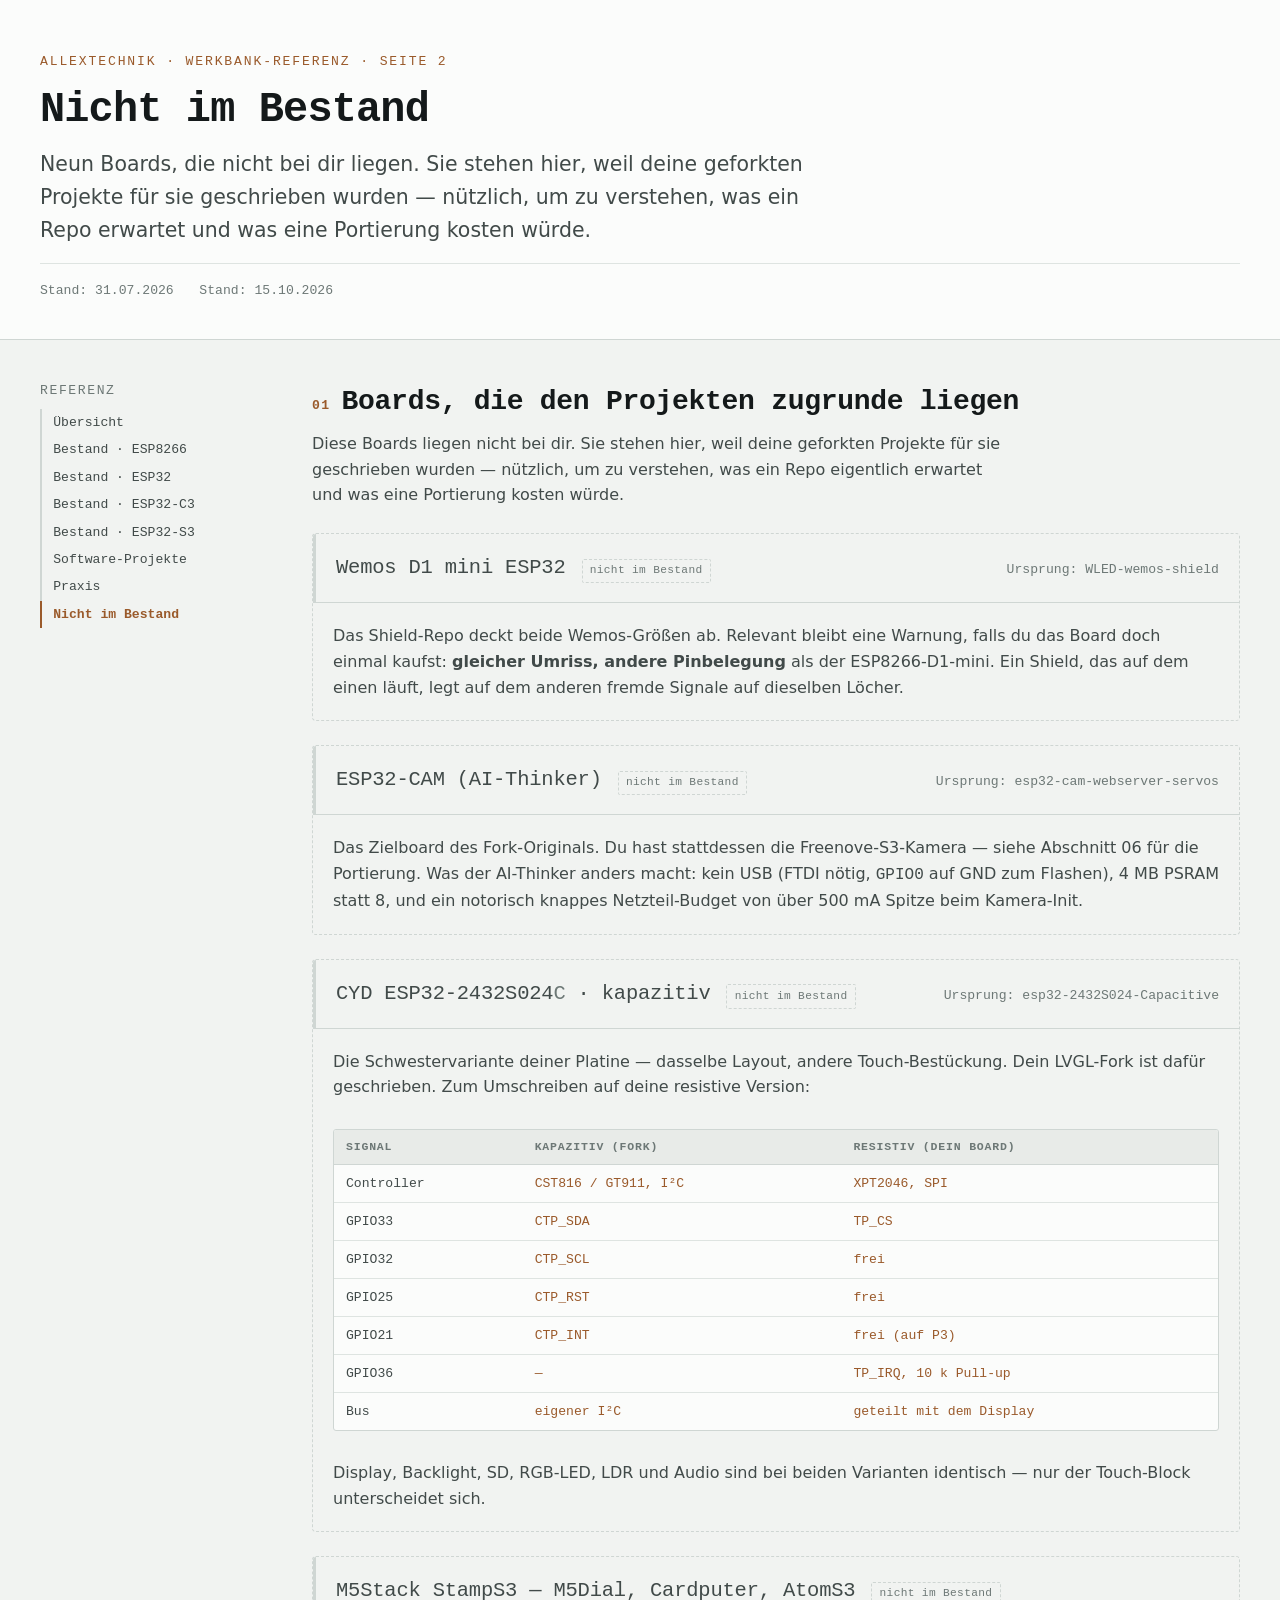
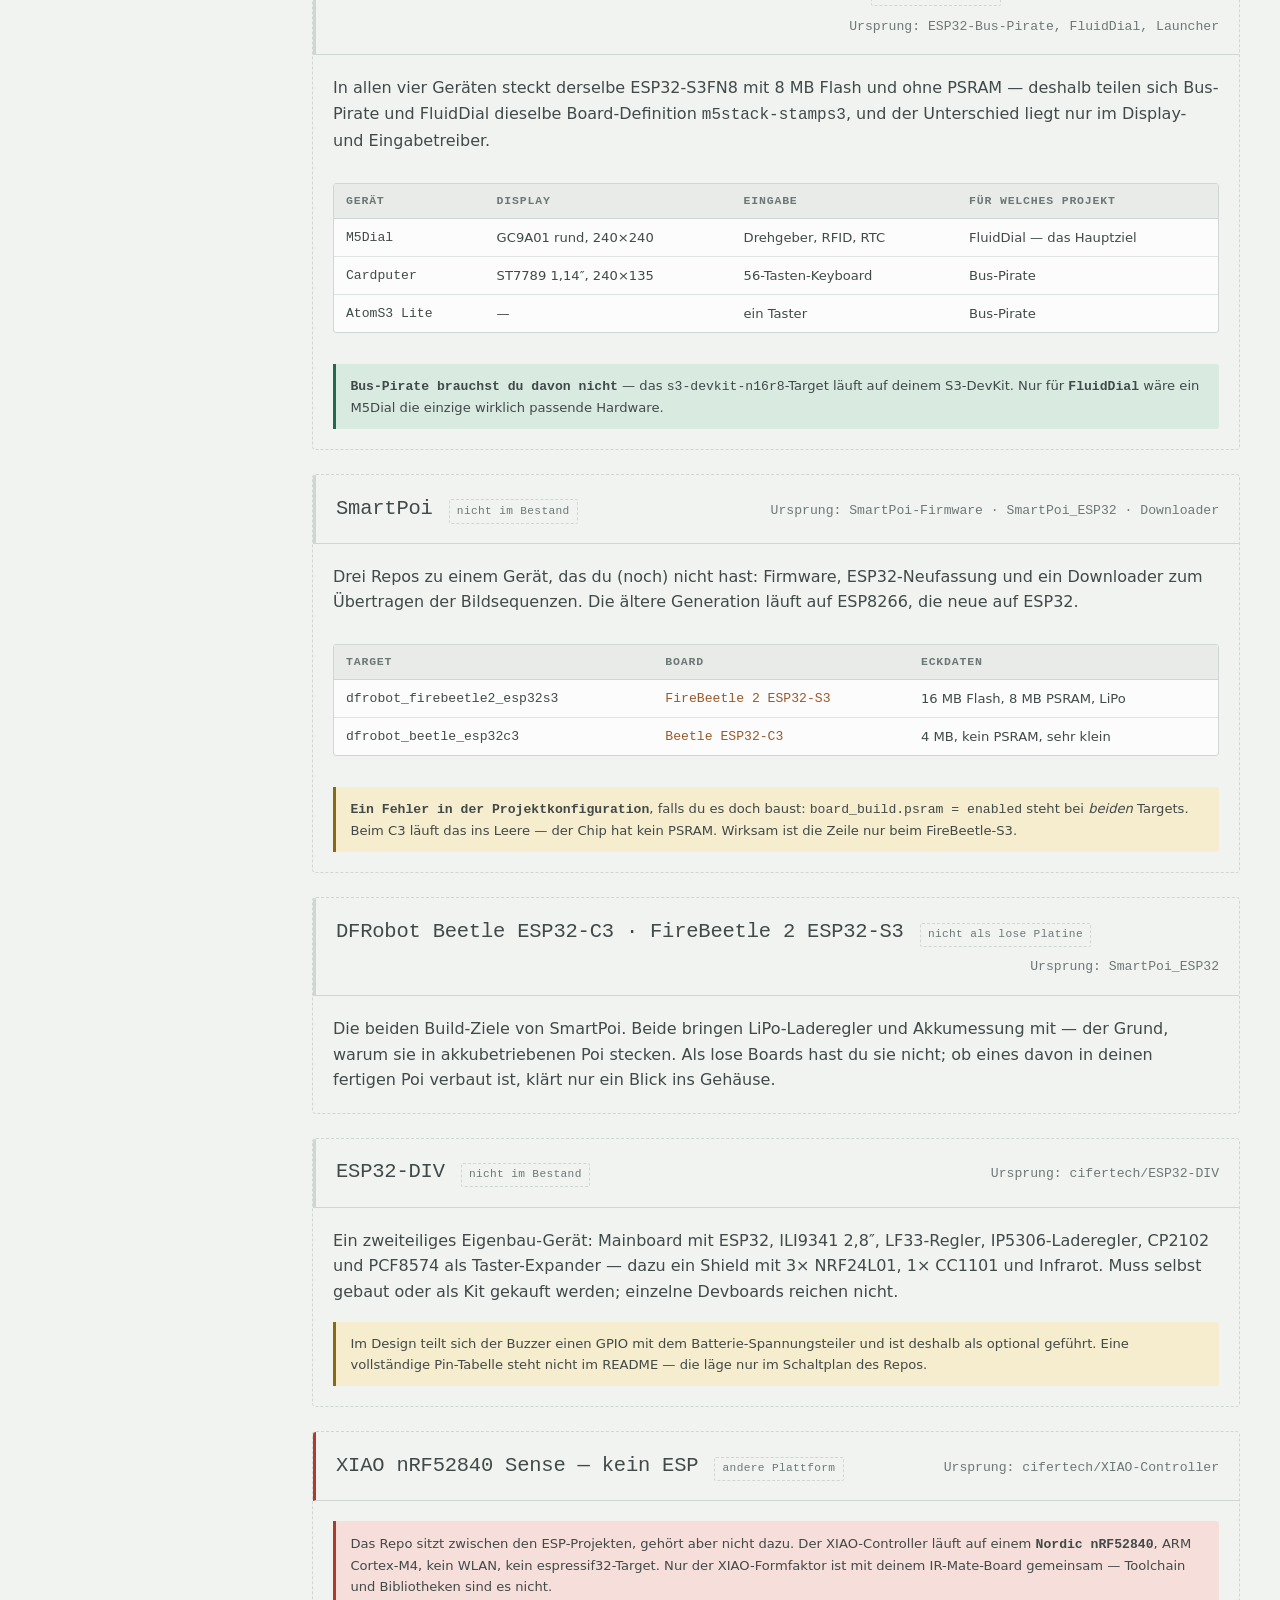
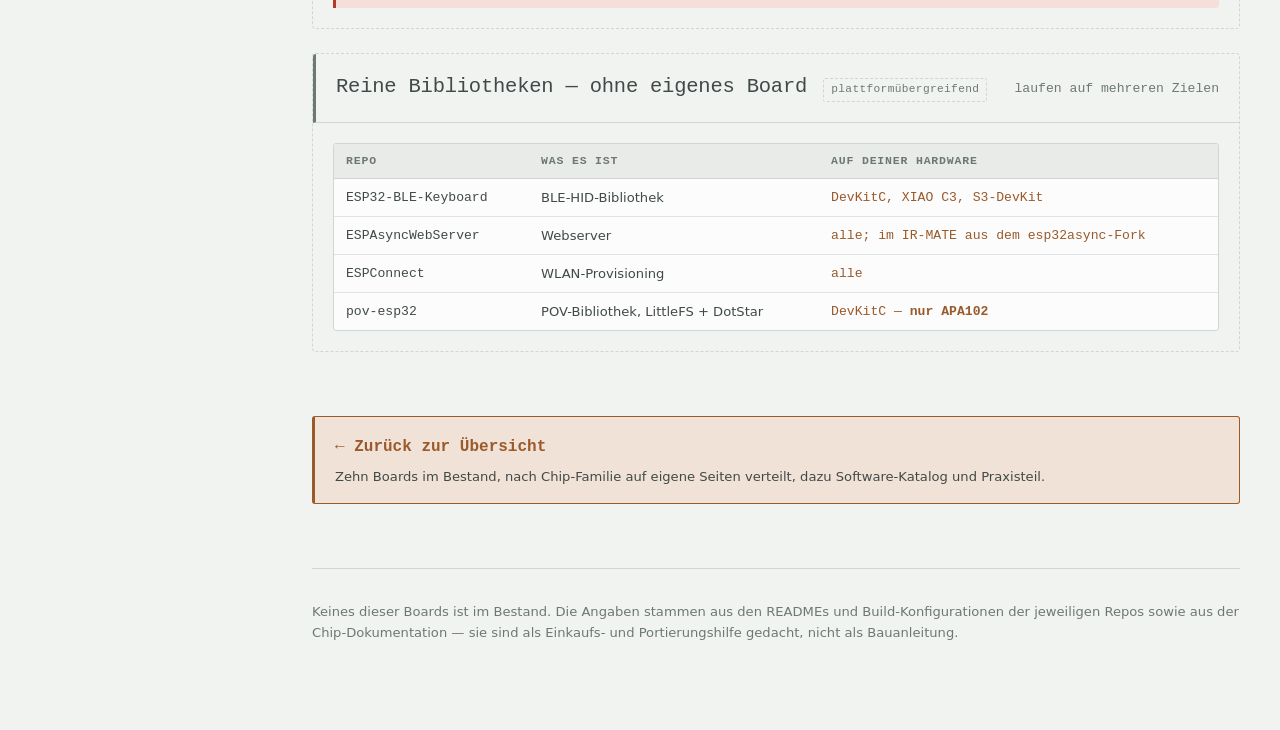
<file: referenz.html>
<!DOCTYPE html>
<html lang="de">
<head>
<meta charset="utf-8">
<meta name="viewport" content="width=device-width, initial-scale=1">
<meta name="description" content="Boards, fuer die die geforkten Projekte geschrieben wurden, ohne sie im Bestand zu haben.">
<meta name="color-scheme" content="light dark">
<title>Nicht im Bestand — ESP-Hardware-Referenz</title>
<link rel="stylesheet" href="assets/style.css">
</head>
<body>
<header class="masthead">
  <div class="masthead-inner">
    <div class="eyebrow">AllExTechnik · Werkbank-Referenz · Seite 2</div>
    <h1>Nicht im Bestand</h1>
    <p class="lede">Neun Boards, die nicht bei dir liegen. Sie stehen hier, weil deine geforkten Projekte für sie geschrieben wurden — nützlich, um zu verstehen, was ein Repo erwartet und was eine Portierung kosten würde.</p>
    <div class="masthead-meta">
      <span>Stand: 31.07.2026</span>
      <span>Stand: 15.10.2026</span>
    </div>
  </div>
</header>

<div class="shell">
  <nav class="rail" aria-label="Seiten">
    <div class="rail-group">
      <div class="rail-title">Referenz</div>
      <a href="index.html">Übersicht</a>
      <a href="esp8266.html">Bestand · ESP8266</a>
      <a href="esp32.html">Bestand · ESP32</a>
      <a href="esp32c3.html">Bestand · ESP32-C3</a>
      <a href="esp32s3.html">Bestand · ESP32-S3</a>
      <a href="software.html">Software-Projekte</a>
      <a href="praxis.html">Praxis</a>
      <a href="referenz.html" class="here">Nicht im Bestand</a>
    </div>
  </nav>

  <main>
    <!-- ══════════ REFERENZ ══════════ -->
    <section id="referenz">
      <h2><span class="num">01</span> Boards, die den Projekten zugrunde liegen</h2>
      <p class="section-note">Diese Boards liegen nicht bei dir. Sie stehen hier, weil deine geforkten Projekte für sie geschrieben wurden — nützlich, um zu verstehen, was ein Repo eigentlich erwartet und was eine Portierung kosten würde.</p>

      <article class="board ref">
        <div class="board-head">
          <h3>Wemos D1 mini ESP32</h3>
          <div class="chips"><span class="chip ref">nicht im Bestand</span></div>
          <div class="spec">Ursprung: WLED-wemos-shield</div>
        </div>
        <div class="board-body">
          <p>Das Shield-Repo deckt beide Wemos-Größen ab. Relevant bleibt eine Warnung, falls du das Board doch einmal kaufst: <strong>gleicher Umriss, andere Pinbelegung</strong> als der ESP8266-D1-mini. Ein Shield, das auf dem einen läuft, legt auf dem anderen fremde Signale auf dieselben Löcher.</p>
        </div>
      </article>

      <article class="board ref">
        <div class="board-head">
          <h3>ESP32-CAM (AI-Thinker)</h3>
          <div class="chips"><span class="chip ref">nicht im Bestand</span></div>
          <div class="spec">Ursprung: esp32-cam-webserver-servos</div>
        </div>
        <div class="board-body">
          <p>Das Zielboard des Fork-Originals. Du hast stattdessen die Freenove-S3-Kamera — siehe Abschnitt 06 für die Portierung. Was der AI-Thinker anders macht: kein USB (FTDI nötig, <code>GPIO0</code> auf GND zum Flashen), 4 MB PSRAM statt 8, und ein notorisch knappes Netzteil-Budget von über 500 mA Spitze beim Kamera-Init.</p>
        </div>
      </article>

      <article class="board ref">
        <div class="board-head">
          <h3>CYD ESP32-2432S024<span style="color:var(--ink-3)">C</span> · kapazitiv</h3>
          <div class="chips"><span class="chip ref">nicht im Bestand</span></div>
          <div class="spec">Ursprung: esp32-2432S024-Capacitive</div>
        </div>
        <div class="board-body">
          <p>Die Schwestervariante deiner Platine — dasselbe Layout, andere Touch-Bestückung. Dein LVGL-Fork ist dafür geschrieben. Zum Umschreiben auf deine resistive Version:</p>
          <div class="scroller" style="margin-top:0.7rem">
            <table>
              <thead><tr><th>Signal</th><th>Kapazitiv (Fork)</th><th>Resistiv (dein Board)</th></tr></thead>
              <tbody>
                <tr><td class="pin">Controller</td><td class="gpio">CST816 / GT911, I²C</td><td class="gpio">XPT2046, SPI</td></tr>
                <tr><td class="pin">GPIO33</td><td class="gpio">CTP_SDA</td><td class="gpio">TP_CS</td></tr>
                <tr><td class="pin">GPIO32</td><td class="gpio">CTP_SCL</td><td class="gpio">frei</td></tr>
                <tr><td class="pin">GPIO25</td><td class="gpio">CTP_RST</td><td class="gpio">frei</td></tr>
                <tr><td class="pin">GPIO21</td><td class="gpio">CTP_INT</td><td class="gpio">frei (auf P3)</td></tr>
                <tr><td class="pin">GPIO36</td><td class="gpio">—</td><td class="gpio">TP_IRQ, 10 k Pull-up</td></tr>
                <tr><td class="pin">Bus</td><td class="gpio">eigener I²C</td><td class="gpio">geteilt mit dem Display</td></tr>
              </tbody>
            </table>
          </div>
          <p style="margin-top:0.7rem">Display, Backlight, SD, RGB-LED, LDR und Audio sind bei beiden Varianten identisch — nur der Touch-Block unterscheidet sich.</p>
        </div>
      </article>

      <article class="board ref">
        <div class="board-head">
          <h3>M5Stack StampS3 — M5Dial, Cardputer, AtomS3</h3>
          <div class="chips"><span class="chip ref">nicht im Bestand</span></div>
          <div class="spec">Ursprung: ESP32-Bus-Pirate, FluidDial, Launcher</div>
        </div>
        <div class="board-body">
          <p>In allen vier Geräten steckt derselbe ESP32-S3FN8 mit 8 MB Flash und ohne PSRAM — deshalb teilen sich Bus-Pirate und FluidDial dieselbe Board-Definition <code>m5stack-stamps3</code>, und der Unterschied liegt nur im Display- und Eingabetreiber.</p>
          <div class="scroller" style="margin-top:0.7rem">
            <table>
              <thead><tr><th>Gerät</th><th>Display</th><th>Eingabe</th><th>Für welches Projekt</th></tr></thead>
              <tbody>
                <tr><td class="pin">M5Dial</td><td>GC9A01 rund, 240×240</td><td>Drehgeber, RFID, RTC</td><td>FluidDial — das Hauptziel</td></tr>
                <tr><td class="pin">Cardputer</td><td>ST7789 1,14″, 240×135</td><td>56-Tasten-Keyboard</td><td>Bus-Pirate</td></tr>
                <tr><td class="pin">AtomS3 Lite</td><td>—</td><td>ein Taster</td><td>Bus-Pirate</td></tr>
              </tbody>
            </table>
          </div>
          <div class="note good" style="margin-top:0.8rem">
            <p><strong>Bus-Pirate brauchst du davon nicht</strong> — das <code>s3-devkit-n16r8</code>-Target läuft auf deinem S3-DevKit. Nur für <strong>FluidDial</strong> wäre ein M5Dial die einzige wirklich passende Hardware.</p>
          </div>
        </div>
      </article>

      <article class="board ref" id="smartpoi">
        <div class="board-head">
          <h3>SmartPoi</h3>
          <div class="chips"><span class="chip ref">nicht im Bestand</span></div>
          <div class="spec">Ursprung: SmartPoi-Firmware · SmartPoi_ESP32 · Downloader</div>
        </div>
        <div class="board-body">
          <p>Drei Repos zu einem Gerät, das du (noch) nicht hast: Firmware, ESP32-Neufassung und ein Downloader zum Übertragen der Bildsequenzen. Die ältere Generation läuft auf ESP8266, die neue auf ESP32.</p>
          <div class="scroller" style="margin-top:0.7rem">
            <table>
              <thead><tr><th>Target</th><th>Board</th><th>Eckdaten</th></tr></thead>
              <tbody>
                <tr><td class="pin">dfrobot_firebeetle2_esp32s3</td><td class="gpio">FireBeetle 2 ESP32-S3</td><td>16 MB Flash, 8 MB PSRAM, LiPo</td></tr>
                <tr><td class="pin">dfrobot_beetle_esp32c3</td><td class="gpio">Beetle ESP32-C3</td><td>4 MB, kein PSRAM, sehr klein</td></tr>
              </tbody>
            </table>
          </div>
          <div class="note caution" style="margin-top:0.8rem">
            <p><strong>Ein Fehler in der Projektkonfiguration</strong>, falls du es doch baust: <code>board_build.psram = enabled</code> steht bei <em>beiden</em> Targets. Beim C3 läuft das ins Leere — der Chip hat kein PSRAM. Wirksam ist die Zeile nur beim FireBeetle-S3.</p>
          </div>
        </div>
      </article>

      <article class="board ref">
        <div class="board-head">
          <h3>DFRobot Beetle ESP32-C3 · FireBeetle 2 ESP32-S3</h3>
          <div class="chips"><span class="chip ref">nicht als lose Platine</span></div>
          <div class="spec">Ursprung: SmartPoi_ESP32</div>
        </div>
        <div class="board-body">
          <p>Die beiden Build-Ziele von SmartPoi. Beide bringen LiPo-Laderegler und Akkumessung mit — der Grund, warum sie in akkubetriebenen Poi stecken. Als lose Boards hast du sie nicht; ob eines davon in deinen fertigen Poi verbaut ist, klärt nur ein Blick ins Gehäuse.</p>
        </div>
      </article>

      <article class="board ref">
        <div class="board-head">
          <h3>ESP32-DIV</h3>
          <div class="chips"><span class="chip ref">nicht im Bestand</span></div>
          <div class="spec">Ursprung: cifertech/ESP32-DIV</div>
        </div>
        <div class="board-body">
          <p>Ein zweiteiliges Eigenbau-Gerät: Mainboard mit ESP32, ILI9341 2,8″, LF33-Regler, IP5306-Laderegler, CP2102 und PCF8574 als Taster-Expander — dazu ein Shield mit 3× NRF24L01, 1× CC1101 und Infrarot. Muss selbst gebaut oder als Kit gekauft werden; einzelne Devboards reichen nicht.</p>
          <div class="note caution">
            <p>Im Design teilt sich der Buzzer einen GPIO mit dem Batterie-Spannungsteiler und ist deshalb als optional geführt. Eine vollständige Pin-Tabelle steht nicht im README — die läge nur im Schaltplan des Repos.</p>
          </div>
        </div>
      </article>

      <article class="board ref">
        <div class="board-head" style="border-left-color: var(--v5)">
          <h3>XIAO nRF52840 Sense — kein ESP</h3>
          <div class="chips"><span class="chip ref">andere Plattform</span></div>
          <div class="spec">Ursprung: cifertech/XIAO-Controller</div>
        </div>
        <div class="board-body">
          <div class="note danger">
            <p>Das Repo sitzt zwischen den ESP-Projekten, gehört aber nicht dazu. Der XIAO-Controller läuft auf einem <strong>Nordic nRF52840</strong>, ARM Cortex-M4, kein WLAN, kein espressif32-Target. Nur der XIAO-Formfaktor ist mit deinem IR-Mate-Board gemeinsam — Toolchain und Bibliotheken sind es nicht.</p>
          </div>
        </div>
      </article>

      <article class="board ref">
        <div class="board-head" style="border-left-color: var(--ink-3)">
          <h3>Reine Bibliotheken — ohne eigenes Board</h3>
          <div class="chips"><span class="chip ref">plattformübergreifend</span></div>
          <div class="spec">laufen auf mehreren Zielen</div>
        </div>
        <div class="board-body">
          <div class="scroller">
            <table>
              <thead><tr><th>Repo</th><th>Was es ist</th><th>Auf deiner Hardware</th></tr></thead>
              <tbody>
                <tr><td class="pin">ESP32-BLE-Keyboard</td><td>BLE-HID-Bibliothek</td><td class="gpio">DevKitC, XIAO C3, S3-DevKit</td></tr>
                <tr><td class="pin">ESPAsyncWebServer</td><td>Webserver</td><td class="gpio">alle; im IR-MATE aus dem esp32async-Fork</td></tr>
                <tr><td class="pin">ESPConnect</td><td>WLAN-Provisioning</td><td class="gpio">alle</td></tr>
                <tr><td class="pin">pov-esp32</td><td>POV-Bibliothek, LittleFS + DotStar</td><td class="gpio">DevKitC — <strong>nur APA102</strong></td></tr>
              </tbody>
            </table>
          </div>
        </div>
      </article>
    </section>

    <section id="zurueck">
      <a class="pagelink" href="index.html">
        <strong>← Zurück zur Übersicht</strong>
        <span>Zehn Boards im Bestand, nach Chip-Familie auf eigene Seiten verteilt, dazu Software-Katalog und Praxisteil.</span>
      </a>
    </section>

    <footer>
      <p>Keines dieser Boards ist im Bestand. Die Angaben stammen aus den READMEs und Build-Konfigurationen der jeweiligen Repos sowie aus der Chip-Dokumentation — sie sind als Einkaufs- und Portierungshilfe gedacht, nicht als Bauanleitung.</p>
    </footer>

  </main>
</div>
</body>
</html>
</file>
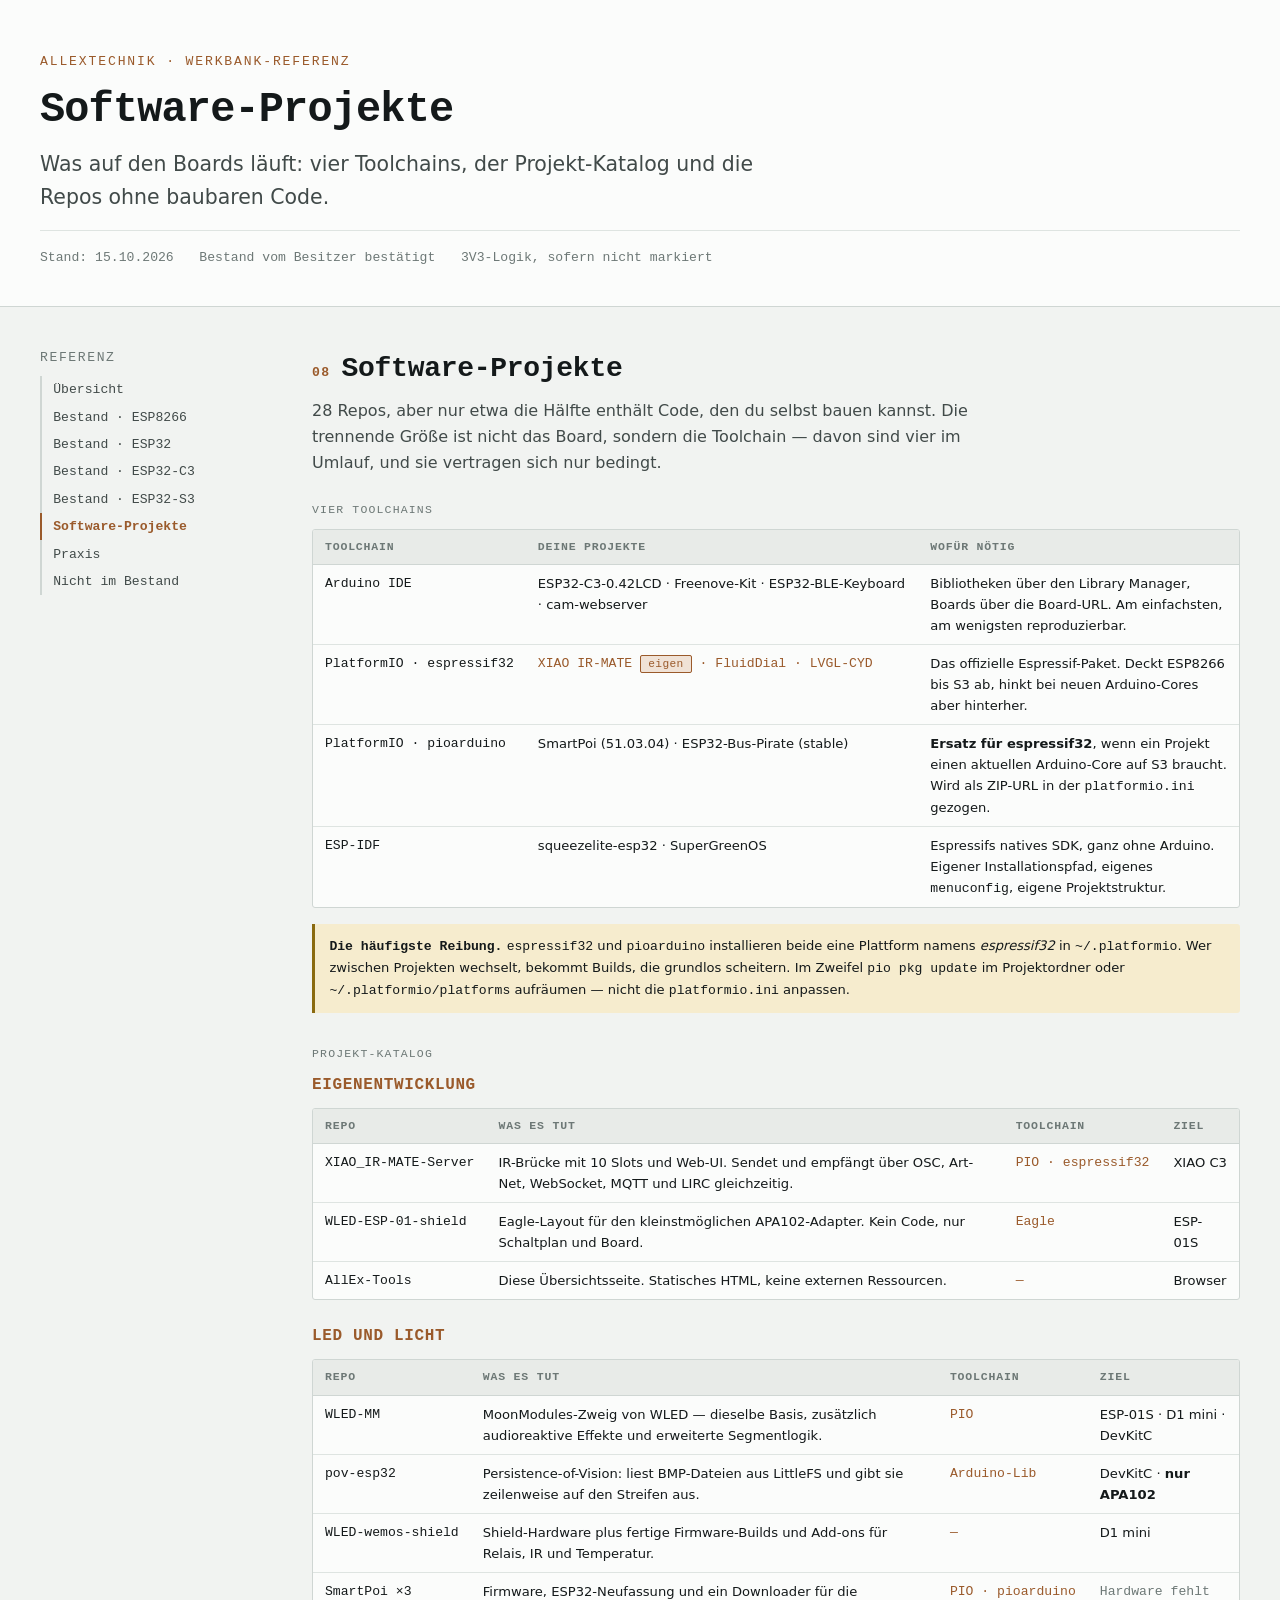
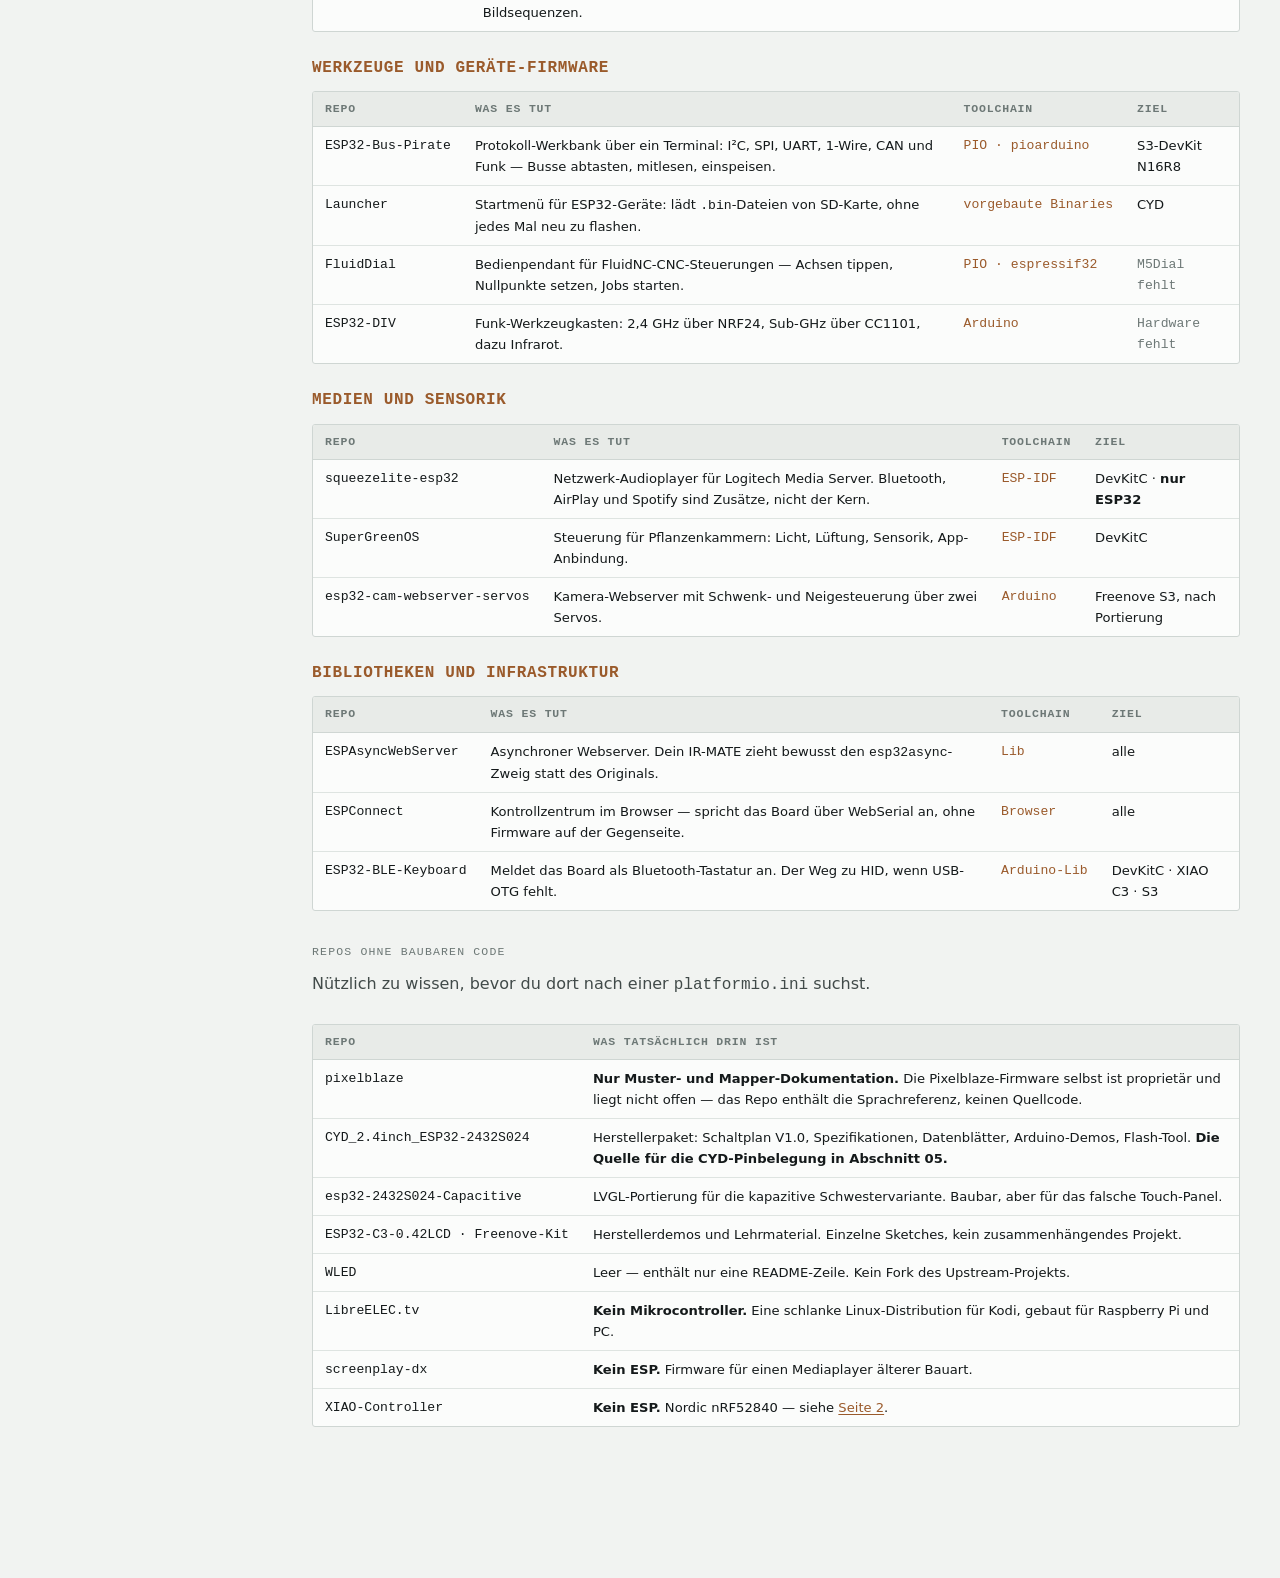
<file: software.html>
<!DOCTYPE html>
<html lang="de">
<head>
<meta charset="utf-8">
<meta name="viewport" content="width=device-width, initial-scale=1">
<meta name="description" content="Was auf den Boards läuft: vier Toolchains, der Projekt-Katalog und die Repos ohne baubaren Code.">
<meta name="color-scheme" content="light dark">
<title>Software-Projekte — ESP-Hardware-Referenz</title>
<link rel="stylesheet" href="assets/style.css">
</head>
<body>
<header class="masthead">
  <div class="masthead-inner">
    <div class="eyebrow">AllExTechnik · Werkbank-Referenz</div>
    <h1>Software-Projekte</h1>
    <p class="lede">Was auf den Boards läuft: vier Toolchains, der Projekt-Katalog und die Repos ohne baubaren Code.</p>
    <div class="masthead-meta">
      <span>Stand: 15.10.2026</span>
      <span>Bestand vom Besitzer bestätigt</span>
      <span>3V3-Logik, sofern nicht markiert</span>
    </div>
  </div>
</header>

<div class="shell">
  <nav class="rail" aria-label="Seiten">
    <div class="rail-group">
      <div class="rail-title">Referenz</div>
      <a href="index.html">Übersicht</a>
      <a href="esp8266.html">Bestand · ESP8266</a>
      <a href="esp32.html">Bestand · ESP32</a>
      <a href="esp32c3.html">Bestand · ESP32-C3</a>
      <a href="esp32s3.html">Bestand · ESP32-S3</a>
      <a href="software.html" class="here">Software-Projekte</a>
      <a href="praxis.html">Praxis</a>
      <a href="referenz.html">Nicht im Bestand</a>
    </div>
  </nav>

  <main>

<section id="software">
      <h2><span class="num">08</span> Software-Projekte</h2>
      <p class="section-note">28 Repos, aber nur etwa die Hälfte enthält Code, den du selbst bauen kannst. Die trennende Größe ist nicht das Board, sondern die Toolchain — davon sind vier im Umlauf, und sie vertragen sich nur bedingt.</p>

      <div class="subsec" id="toolchains">
        <div class="field-label" style="margin-bottom:0.6rem">Vier Toolchains</div>
        <div class="scroller">
          <table>
            <thead>
              <tr><th>Toolchain</th><th>Deine Projekte</th><th>Wofür nötig</th></tr>
            </thead>
            <tbody>
              <tr>
                <td class="pin">Arduino IDE</td>
                <td>ESP32-C3-0.42LCD · Freenove-Kit · ESP32-BLE-Keyboard · cam-webserver</td>
                <td>Bibliotheken über den Library Manager, Boards über die Board-URL. Am einfachsten, am wenigsten reproduzierbar.</td>
              </tr>
              <tr>
                <td class="pin">PlatformIO · espressif32</td>
                <td class="gpio">XIAO IR-MATE <span class="chip own">eigen</span> · FluidDial · LVGL-CYD</td>
                <td>Das offizielle Espressif-Paket. Deckt ESP8266 bis S3 ab, hinkt bei neuen Arduino-Cores aber hinterher.</td>
              </tr>
              <tr>
                <td class="pin">PlatformIO · pioarduino</td>
                <td>SmartPoi (51.03.04) · ESP32-Bus-Pirate (stable)</td>
                <td><strong>Ersatz für espressif32</strong>, wenn ein Projekt einen aktuellen Arduino-Core auf S3 braucht. Wird als ZIP-URL in der <code>platformio.ini</code> gezogen.</td>
              </tr>
              <tr>
                <td class="pin">ESP-IDF</td>
                <td>squeezelite-esp32 · SuperGreenOS</td>
                <td>Espressifs natives SDK, ganz ohne Arduino. Eigener Installationspfad, eigenes <code>menuconfig</code>, eigene Projektstruktur.</td>
              </tr>
            </tbody>
          </table>
        </div>
        <div class="note caution" style="margin-top:1rem">
          <p><strong>Die häufigste Reibung.</strong> <code>espressif32</code> und <code>pioarduino</code> installieren beide eine Plattform namens <em>espressif32</em> in <code>~/.platformio</code>. Wer zwischen Projekten wechselt, bekommt Builds, die grundlos scheitern. Im Zweifel <code>pio pkg update</code> im Projektordner oder <code>~/.platformio/platforms</code> aufräumen — nicht die <code>platformio.ini</code> anpassen.</p>
        </div>
      </div>

      <div class="subsec" id="katalog" style="margin-top:2rem">
        <div class="field-label" style="margin-bottom:0.6rem">Projekt-Katalog</div>

        <h3 style="margin-bottom:0.6rem">Eigenentwicklung</h3>
        <div class="scroller">
          <table>
            <thead><tr><th>Repo</th><th>Was es tut</th><th>Toolchain</th><th>Ziel</th></tr></thead>
            <tbody>
              <tr>
                <td class="pin">XIAO_IR-MATE-Server</td>
                <td>IR-Brücke mit 10 Slots und Web-UI. Sendet und empfängt über OSC, Art-Net, WebSocket, MQTT und LIRC gleichzeitig.</td>
                <td class="gpio">PIO · espressif32</td>
                <td>XIAO C3</td>
              </tr>
              <tr>
                <td class="pin">WLED-ESP-01-shield</td>
                <td>Eagle-Layout für den kleinstmöglichen APA102-Adapter. Kein Code, nur Schaltplan und Board.</td>
                <td class="gpio">Eagle</td>
                <td>ESP-01S</td>
              </tr>
              <tr>
                <td class="pin">AllEx-Tools</td>
                <td>Diese Übersichtsseite. Statisches HTML, keine externen Ressourcen.</td>
                <td class="gpio">—</td>
                <td>Browser</td>
              </tr>
            </tbody>
          </table>
        </div>

        <h3 style="margin:1.5rem 0 0.6rem">LED und Licht</h3>
        <div class="scroller">
          <table>
            <thead><tr><th>Repo</th><th>Was es tut</th><th>Toolchain</th><th>Ziel</th></tr></thead>
            <tbody>
              <tr>
                <td class="pin">WLED-MM</td>
                <td>MoonModules-Zweig von WLED — dieselbe Basis, zusätzlich audioreaktive Effekte und erweiterte Segmentlogik.</td>
                <td class="gpio">PIO</td>
                <td>ESP-01S · D1 mini · DevKitC</td>
              </tr>
              <tr>
                <td class="pin">pov-esp32</td>
                <td>Persistence-of-Vision: liest BMP-Dateien aus LittleFS und gibt sie zeilenweise auf den Streifen aus.</td>
                <td class="gpio">Arduino-Lib</td>
                <td>DevKitC · <strong>nur APA102</strong></td>
              </tr>
              <tr>
                <td class="pin">WLED-wemos-shield</td>
                <td>Shield-Hardware plus fertige Firmware-Builds und Add-ons für Relais, IR und Temperatur.</td>
                <td class="gpio">—</td>
                <td>D1 mini</td>
              </tr>
              <tr>
                <td class="pin">SmartPoi ×3</td>
                <td>Firmware, ESP32-Neufassung und ein Downloader für die Bildsequenzen.</td>
                <td class="gpio">PIO · pioarduino</td>
                <td class="miss">Hardware fehlt</td>
              </tr>
            </tbody>
          </table>
        </div>

        <h3 style="margin:1.5rem 0 0.6rem">Werkzeuge und Geräte-Firmware</h3>
        <div class="scroller">
          <table>
            <thead><tr><th>Repo</th><th>Was es tut</th><th>Toolchain</th><th>Ziel</th></tr></thead>
            <tbody>
              <tr>
                <td class="pin">ESP32-Bus-Pirate</td>
                <td>Protokoll-Werkbank über ein Terminal: I²C, SPI, UART, 1-Wire, CAN und Funk — Busse abtasten, mitlesen, einspeisen.</td>
                <td class="gpio">PIO · pioarduino</td>
                <td>S3-DevKit N16R8</td>
              </tr>
              <tr>
                <td class="pin">Launcher</td>
                <td>Startmenü für ESP32-Geräte: lädt <code>.bin</code>-Dateien von SD-Karte, ohne jedes Mal neu zu flashen.</td>
                <td class="gpio">vorgebaute Binaries</td>
                <td>CYD</td>
              </tr>
              <tr>
                <td class="pin">FluidDial</td>
                <td>Bedienpendant für FluidNC-CNC-Steuerungen — Achsen tippen, Nullpunkte setzen, Jobs starten.</td>
                <td class="gpio">PIO · espressif32</td>
                <td class="miss">M5Dial fehlt</td>
              </tr>
              <tr>
                <td class="pin">ESP32-DIV</td>
                <td>Funk-Werkzeugkasten: 2,4 GHz über NRF24, Sub-GHz über CC1101, dazu Infrarot.</td>
                <td class="gpio">Arduino</td>
                <td class="miss">Hardware fehlt</td>
              </tr>
            </tbody>
          </table>
        </div>

        <h3 style="margin:1.5rem 0 0.6rem">Medien und Sensorik</h3>
        <div class="scroller">
          <table>
            <thead><tr><th>Repo</th><th>Was es tut</th><th>Toolchain</th><th>Ziel</th></tr></thead>
            <tbody>
              <tr>
                <td class="pin">squeezelite-esp32</td>
                <td>Netzwerk-Audioplayer für Logitech Media Server. Bluetooth, AirPlay und Spotify sind Zusätze, nicht der Kern.</td>
                <td class="gpio">ESP-IDF</td>
                <td>DevKitC · <strong>nur ESP32</strong></td>
              </tr>
              <tr>
                <td class="pin">SuperGreenOS</td>
                <td>Steuerung für Pflanzenkammern: Licht, Lüftung, Sensorik, App-Anbindung.</td>
                <td class="gpio">ESP-IDF</td>
                <td>DevKitC</td>
              </tr>
              <tr>
                <td class="pin">esp32-cam-webserver-servos</td>
                <td>Kamera-Webserver mit Schwenk- und Neigesteuerung über zwei Servos.</td>
                <td class="gpio">Arduino</td>
                <td>Freenove S3, nach Portierung</td>
              </tr>
            </tbody>
          </table>
        </div>

        <h3 style="margin:1.5rem 0 0.6rem">Bibliotheken und Infrastruktur</h3>
        <div class="scroller">
          <table>
            <thead><tr><th>Repo</th><th>Was es tut</th><th>Toolchain</th><th>Ziel</th></tr></thead>
            <tbody>
              <tr>
                <td class="pin">ESPAsyncWebServer</td>
                <td>Asynchroner Webserver. Dein IR-MATE zieht bewusst den <code>esp32async</code>-Zweig statt des Originals.</td>
                <td class="gpio">Lib</td>
                <td>alle</td>
              </tr>
              <tr>
                <td class="pin">ESPConnect</td>
                <td>Kontrollzentrum im Browser — spricht das Board über WebSerial an, ohne Firmware auf der Gegenseite.</td>
                <td class="gpio">Browser</td>
                <td>alle</td>
              </tr>
              <tr>
                <td class="pin">ESP32-BLE-Keyboard</td>
                <td>Meldet das Board als Bluetooth-Tastatur an. Der Weg zu HID, wenn USB-OTG fehlt.</td>
                <td class="gpio">Arduino-Lib</td>
                <td>DevKitC · XIAO C3 · S3</td>
              </tr>
            </tbody>
          </table>
        </div>
      </div>

      <div class="subsec" id="kein-code" style="margin-top:2rem">
        <div class="field-label" style="margin-bottom:0.6rem">Repos ohne baubaren Code</div>
        <p class="section-note">Nützlich zu wissen, bevor du dort nach einer <code>platformio.ini</code> suchst.</p>
        <div class="scroller">
          <table>
            <thead><tr><th>Repo</th><th>Was tatsächlich drin ist</th></tr></thead>
            <tbody>
              <tr>
                <td class="pin">pixelblaze</td>
                <td><strong>Nur Muster- und Mapper-Dokumentation.</strong> Die Pixelblaze-Firmware selbst ist proprietär und liegt nicht offen — das Repo enthält die Sprachreferenz, keinen Quellcode.</td>
              </tr>
              <tr>
                <td class="pin">CYD_2.4inch_ESP32-2432S024</td>
                <td>Herstellerpaket: Schaltplan V1.0, Spezifikationen, Datenblätter, Arduino-Demos, Flash-Tool. <strong>Die Quelle für die CYD-Pinbelegung in Abschnitt 05.</strong></td>
              </tr>
              <tr>
                <td class="pin">esp32-2432S024-Capacitive</td>
                <td>LVGL-Portierung für die kapazitive Schwestervariante. Baubar, aber für das falsche Touch-Panel.</td>
              </tr>
              <tr>
                <td class="pin">ESP32-C3-0.42LCD · Freenove-Kit</td>
                <td>Herstellerdemos und Lehrmaterial. Einzelne Sketches, kein zusammenhängendes Projekt.</td>
              </tr>
              <tr>
                <td class="pin">WLED</td>
                <td>Leer — enthält nur eine README-Zeile. Kein Fork des Upstream-Projekts.</td>
              </tr>
              <tr>
                <td class="pin">LibreELEC.tv</td>
                <td><strong>Kein Mikrocontroller.</strong> Eine schlanke Linux-Distribution für Kodi, gebaut für Raspberry Pi und PC.</td>
              </tr>
              <tr>
                <td class="pin">screenplay-dx</td>
                <td><strong>Kein ESP.</strong> Firmware für einen Mediaplayer älterer Bauart.</td>
              </tr>
              <tr>
                <td class="pin">XIAO-Controller</td>
                <td><strong>Kein ESP.</strong> Nordic nRF52840 — siehe <a href="referenz.html">Seite 2</a>.</td>
              </tr>
            </tbody>
          </table>
        </div>
      </div>
    </section>

<!-- ══════════ STRAPPING ══════════ -->

  </main>
</div>
</body>
</html>
</file>
<file: assets/style.css>
*, *::before, *::after { box-sizing: border-box; }
  html { -webkit-text-size-adjust: 100%; }
  body { margin: 0; }
  img, svg { max-width: 100%; }
  h1, h2, h3, p, ul, figure { margin: 0; }
  ul { padding: 0; list-style-position: outside; }
  table { border-collapse: collapse; }

:root {
    color-scheme: light dark;

    /* Neutrale mit leichter Kupfer-Neigung – nicht reines Grau */
    --paper:      #f1f3f1;
    --panel:      #fbfcfb;
    --panel-2:    #e8ebe8;
    --ink:        #14191a;
    --ink-2:      #414a49;
    --ink-3:      #6d7876;
    --rule:       #cfd6d3;
    --rule-soft:  #dee4e1;

    /* Akzent: Leiterbahn-Kupfer */
    --copper:     #9a5a2b;
    --copper-lit: #b8703a;
    --copper-wash:#f0e2d6;

    /* Signalfarben (getrennt vom Akzent) */
    --v5:         #b23a2b;
    --v5-wash:    #f6dfda;
    --v33:        #1f6b4f;
    --v33-wash:   #d9eae1;
    --warn:       #8a6a10;
    --warn-wash:  #f6ecce;

    --font-display: ui-monospace, "SF Mono", "JetBrains Mono", "Cascadia Mono", Menlo, Consolas, monospace;
    --font-body: system-ui, -apple-system, "Segoe UI", Roboto, "Helvetica Neue", Arial, sans-serif;

    --step--1: clamp(0.75rem, 0.72rem + 0.14vw, 0.82rem);
    --step-0:  clamp(0.92rem, 0.89rem + 0.16vw, 1rem);
    --step-1:  clamp(1.1rem, 1.03rem + 0.32vw, 1.28rem);
    --step-2:  clamp(1.35rem, 1.2rem + 0.7vw, 1.75rem);
    --step-3:  clamp(1.8rem, 1.5rem + 1.4vw, 2.7rem);
  }

  @media (prefers-color-scheme: dark) {
    :root {
      --paper:      #0e1213;
      --panel:      #161b1c;
      --panel-2:    #1e2425;
      --ink:        #e6ebe9;
      --ink-2:      #b0bab7;
      --ink-3:      #7f8b88;
      --rule:       #2c3435;
      --rule-soft:  #232a2b;
      --copper:     #d08a52;
      --copper-lit: #e5a068;
      --copper-wash:#2d211a;
      --v5:         #e0705c;
      --v5-wash:    #331d1a;
      --v33:        #57b98c;
      --v33-wash:   #16291f;
      --warn:       #d6b155;
      --warn-wash:  #2c2515;
    }
  }

  :root[data-theme="dark"] {
    --paper:#0e1213; --panel:#161b1c; --panel-2:#1e2425;
    --ink:#e6ebe9; --ink-2:#b0bab7; --ink-3:#7f8b88;
    --rule:#2c3435; --rule-soft:#232a2b;
    --copper:#d08a52; --copper-lit:#e5a068; --copper-wash:#2d211a;
    --v5:#e0705c; --v5-wash:#331d1a;
    --v33:#57b98c; --v33-wash:#16291f;
    --warn:#d6b155; --warn-wash:#2c2515;
  }
  :root[data-theme="light"] {
    --paper:#f1f3f1; --panel:#fbfcfb; --panel-2:#e8ebe8;
    --ink:#14191a; --ink-2:#414a49; --ink-3:#6d7876;
    --rule:#cfd6d3; --rule-soft:#dee4e1;
    --copper:#9a5a2b; --copper-lit:#b8703a; --copper-wash:#f0e2d6;
    --v5:#b23a2b; --v5-wash:#f6dfda;
    --v33:#1f6b4f; --v33-wash:#d9eae1;
    --warn:#8a6a10; --warn-wash:#f6ecce;
  }

  * { box-sizing: border-box; }

  body {
    margin: 0;
    background: var(--paper);
    color: var(--ink);
    font-family: var(--font-body);
    font-size: var(--step-0);
    line-height: 1.6;
    -webkit-font-smoothing: antialiased;
  }

  a { color: var(--copper); text-underline-offset: 2px; }
  a:focus-visible, summary:focus-visible {
    outline: 2px solid var(--copper-lit);
    outline-offset: 2px;
    border-radius: 2px;
  }

  code, .mono { font-family: var(--font-display); font-variant-ligatures: none; }

  /* ---------- Kopf ---------- */
  .masthead {
    border-bottom: 1px solid var(--rule);
    background: var(--panel);
  }
  .masthead-inner {
    max-width: 78rem;
    margin: 0 auto;
    padding: 3.2rem 1.5rem 2.4rem;
    display: flex;
    flex-direction: column;
    gap: 1rem;
  }
  .eyebrow {
    font-family: var(--font-display);
    font-size: var(--step--1);
    letter-spacing: 0.14em;
    text-transform: uppercase;
    color: var(--copper);
  }
  .masthead h1 {
    margin: 0;
    font-family: var(--font-display);
    font-size: var(--step-3);
    font-weight: 600;
    letter-spacing: -0.02em;
    line-height: 1.05;
    text-wrap: balance;
  }
  .lede {
    margin: 0;
    max-width: 60ch;
    color: var(--ink-2);
    font-size: var(--step-1);
  }
  .masthead-meta {
    display: flex;
    flex-wrap: wrap;
    gap: 0.5rem 1.6rem;
    font-family: var(--font-display);
    font-size: var(--step--1);
    color: var(--ink-3);
    border-top: 1px solid var(--rule-soft);
    padding-top: 1rem;
  }

  /* ---------- Gerüst ---------- */
  .shell {
    max-width: 78rem;
    margin: 0 auto;
    padding: 0 1.5rem 6rem;
    display: grid;
    grid-template-columns: 14rem minmax(0, 1fr);
    gap: 3rem;
    align-items: start;
  }
  @media (max-width: 62rem) {
    .shell { grid-template-columns: minmax(0, 1fr); gap: 0; }
    .rail { display: none; }
  }

  .rail {
    position: sticky;
    top: 0;
    padding: 2.5rem 0;
    max-height: 100vh;
    overflow-y: auto;
    font-family: var(--font-display);
    font-size: var(--step--1);
  }
  .rail-group { margin-bottom: 1.5rem; }
  .rail-title {
    text-transform: uppercase;
    letter-spacing: 0.12em;
    color: var(--ink-3);
    margin-bottom: 0.5rem;
  }
  .rail a {
    display: block;
    padding: 0.2rem 0 0.2rem 0.7rem;
    border-left: 2px solid var(--rule);
    color: var(--ink-2);
    text-decoration: none;
  }
  .rail a:hover { color: var(--copper); border-left-color: var(--copper); }

  main { padding-top: 2.5rem; min-width: 0; }

  section { margin-bottom: 4rem; scroll-margin-top: 1.5rem; }

  h2 {
    font-family: var(--font-display);
    font-size: var(--step-2);
    font-weight: 600;
    letter-spacing: -0.01em;
    margin: 0 0 0.4rem;
    display: flex;
    align-items: baseline;
    gap: 0.7rem;
    text-wrap: balance;
  }
  h2 .num {
    font-size: var(--step--1);
    color: var(--copper);
    letter-spacing: 0.1em;
  }
  .section-note {
    margin: 0 0 1.6rem;
    color: var(--ink-2);
    max-width: 68ch;
  }

  h3 {
    font-family: var(--font-display);
    font-size: var(--step-1);
    font-weight: 600;
    margin: 0;
    letter-spacing: -0.01em;
  }

  /* ---------- Tabellen ---------- */
  .scroller {
    overflow-x: auto;
    border: 1px solid var(--rule);
    border-radius: 3px;
    background: var(--panel);
  }
  table {
    width: 100%;
    border-collapse: collapse;
    font-size: var(--step--1);
    font-variant-numeric: tabular-nums;
  }
  th, td {
    text-align: left;
    padding: 0.5rem 0.75rem;
    border-bottom: 1px solid var(--rule-soft);
    vertical-align: top;
  }
  thead th {
    font-family: var(--font-display);
    font-weight: 600;
    text-transform: uppercase;
    letter-spacing: 0.07em;
    font-size: 0.72rem;
    color: var(--ink-3);
    background: var(--panel-2);
    border-bottom: 1px solid var(--rule);
    white-space: nowrap;
    position: sticky;
    top: 0;
  }
  tbody tr:last-child td { border-bottom: none; }
  td.pin, td.gpio { font-family: var(--font-display); white-space: nowrap; }
  td.gpio { color: var(--copper); }

  /* ---------- Board-Karten ---------- */
  .board {
    background: var(--panel);
    border: 1px solid var(--rule);
    border-radius: 4px;
    margin-bottom: 1.5rem;
    overflow: hidden;
  }
  .board-head {
    display: flex;
    flex-wrap: wrap;
    align-items: baseline;
    gap: 0.5rem 1rem;
    padding: 1.1rem 1.25rem;
    border-bottom: 1px solid var(--rule);
    border-left: 3px solid var(--copper);
  }
  .board-head .spec {
    font-family: var(--font-display);
    font-size: var(--step--1);
    color: var(--ink-3);
    margin-left: auto;
    text-align: right;
  }
  .board-body {
    padding: 1.25rem;
    display: flex;
    flex-direction: column;
    gap: 1.1rem;
  }
  .board-body > .scroller { border-radius: 3px; }

  .field-label {
    font-family: var(--font-display);
    font-size: 0.72rem;
    text-transform: uppercase;
    letter-spacing: 0.1em;
    color: var(--ink-3);
    margin-bottom: 0.4rem;
  }
  .field p, .field ul { margin: 0; }
  .field ul { padding-left: 1.1rem; }
  .field li + li { margin-top: 0.25rem; }

  /* ---------- Chips ---------- */
  .chips { display: flex; flex-wrap: wrap; gap: 0.35rem; }
  .chip {
    font-family: var(--font-display);
    font-size: 0.7rem;
    letter-spacing: 0.03em;
    padding: 0.13rem 0.45rem;
    border-radius: 2px;
    border: 1px solid var(--rule);
    color: var(--ink-2);
    background: var(--paper);
    white-space: nowrap;
  }
  .chip.own { border-color: var(--copper); color: var(--copper); background: var(--copper-wash); }
  .chip.v5  { border-color: var(--v5); color: var(--v5); background: var(--v5-wash); }
  .chip.v33 { border-color: var(--v33); color: var(--v33); background: var(--v33-wash); }

  /* ---------- Hinweisboxen ---------- */
  .note {
    border-left: 3px solid var(--ink-3);
    background: var(--panel-2);
    padding: 0.7rem 0.9rem;
    border-radius: 0 3px 3px 0;
    font-size: var(--step--1);
  }
  .note strong { font-family: var(--font-display); }
  .note.danger { border-left-color: var(--v5); background: var(--v5-wash); }
  .note.caution { border-left-color: var(--warn); background: var(--warn-wash); }
  .note.good { border-left-color: var(--v33); background: var(--v33-wash); }
  .note p { margin: 0; }
  .note p + p { margin-top: 0.5rem; }

  /* ---------- Matrix ---------- */
  .matrix td.hit { color: var(--v33); font-family: var(--font-display); font-weight: 600; }
  .matrix td.miss { color: var(--rule); font-family: var(--font-display); }
  .matrix th.rot { font-size: 0.68rem; }
  .matrix tbody th {
    font-weight: 500;
    font-family: var(--font-display);
    font-size: var(--step--1);
    white-space: nowrap;
    background: var(--panel);
    border-bottom: 1px solid var(--rule-soft);
  }

  /* ---------- Schaltung ---------- */
  .circuit {
    background: var(--panel);
    border: 1px solid var(--rule);
    border-radius: 4px;
    padding: 1.25rem;
    display: flex;
    flex-direction: column;
    gap: 1rem;
  }
  .circuit svg { width: 100%; height: auto; max-width: 34rem; margin: 0 auto; display: block; }
  .svg-ink { stroke: var(--ink-2); }
  .svg-copper { stroke: var(--copper); }
  .svg-label { fill: var(--ink-2); font-family: var(--font-display); font-size: 10px; }
  .svg-label-accent { fill: var(--copper); font-family: var(--font-display); font-size: 10px; }

  .grid-2 {
    display: grid;
    grid-template-columns: repeat(auto-fit, minmax(17rem, 1fr));
    gap: 1rem;
  }

  details {
    border: 1px solid var(--rule);
    border-radius: 3px;
    background: var(--panel);
    padding: 0.6rem 0.9rem;
  }
  summary {
    cursor: pointer;
    font-family: var(--font-display);
    font-size: var(--step--1);
    color: var(--ink-2);
  }

  footer {
    border-top: 1px solid var(--rule);
    margin-top: 2rem;
    padding: 2rem 0 0;
    font-size: var(--step--1);
    color: var(--ink-3);
  }
  footer ul { padding-left: 1.1rem; margin: 0.5rem 0 0; }

  @media (prefers-reduced-motion: reduce) {
    * { animation: none !important; transition: none !important; }
  }

  /* Pinout-Grafiken: lieber scrollen als unleserlich schrumpfen */
  .pinout { overflow-x: auto; border: 1px solid var(--rule-soft); border-radius: 3px;
            background: var(--paper); padding: 6px 8px; }
  .pinout svg { display: block; width: 100%; min-width: 820px; height: auto; }
  .rolelegend { display: flex; flex-wrap: wrap; gap: 0.4rem; }
  .rolechip { font-family: var(--font-display); font-size: 0.72rem; color: #fff;
              padding: 0.2rem 0.55rem; border-radius: 3px; white-space: nowrap; }

  /* Referenz-Karten: gedämpft, damit Bestand optisch führt */
  .board.ref { background: transparent; border-style: dashed; }
  .board.ref .board-head { border-left-color: var(--rule); }
  .board.ref .board-head h3 { color: var(--ink-2); font-weight: 500; }
  .board.ref .board-body { color: var(--ink-2); }
  .board.ref .board-body > p { margin: 0; }
  .chip.ref { border-style: dashed; color: var(--ink-3); background: transparent; }
  .matrix td.warnrow { color: var(--warn); font-family: var(--font-display); }
  .matrix td.miss, td.miss { color: var(--ink-3); font-family: var(--font-display); }
  .subsec { scroll-margin-top: 1.5rem; }
  .subsec h3 { color: var(--copper); font-size: var(--step-0); letter-spacing: 0.04em; text-transform: uppercase; }

  .pagelink { display: block; border: 1px solid var(--copper); border-left-width: 3px;
              border-radius: 3px; background: var(--copper-wash); padding: 1rem 1.25rem;
              text-decoration: none; color: var(--ink); }
  .pagelink:hover { background: var(--panel-2); }
  .pagelink strong { font-family: var(--font-display); color: var(--copper); }
  .pagelink span { display: block; color: var(--ink-2); font-size: var(--step--1); margin-top: 0.3rem; }

  /* Mehrseitige Navigation */
  .rail a.here { color: var(--copper); border-left-color: var(--copper); font-weight: 600; }
  .pinout img { display: block; width: 100%; min-width: 820px; height: auto; }
</file>
